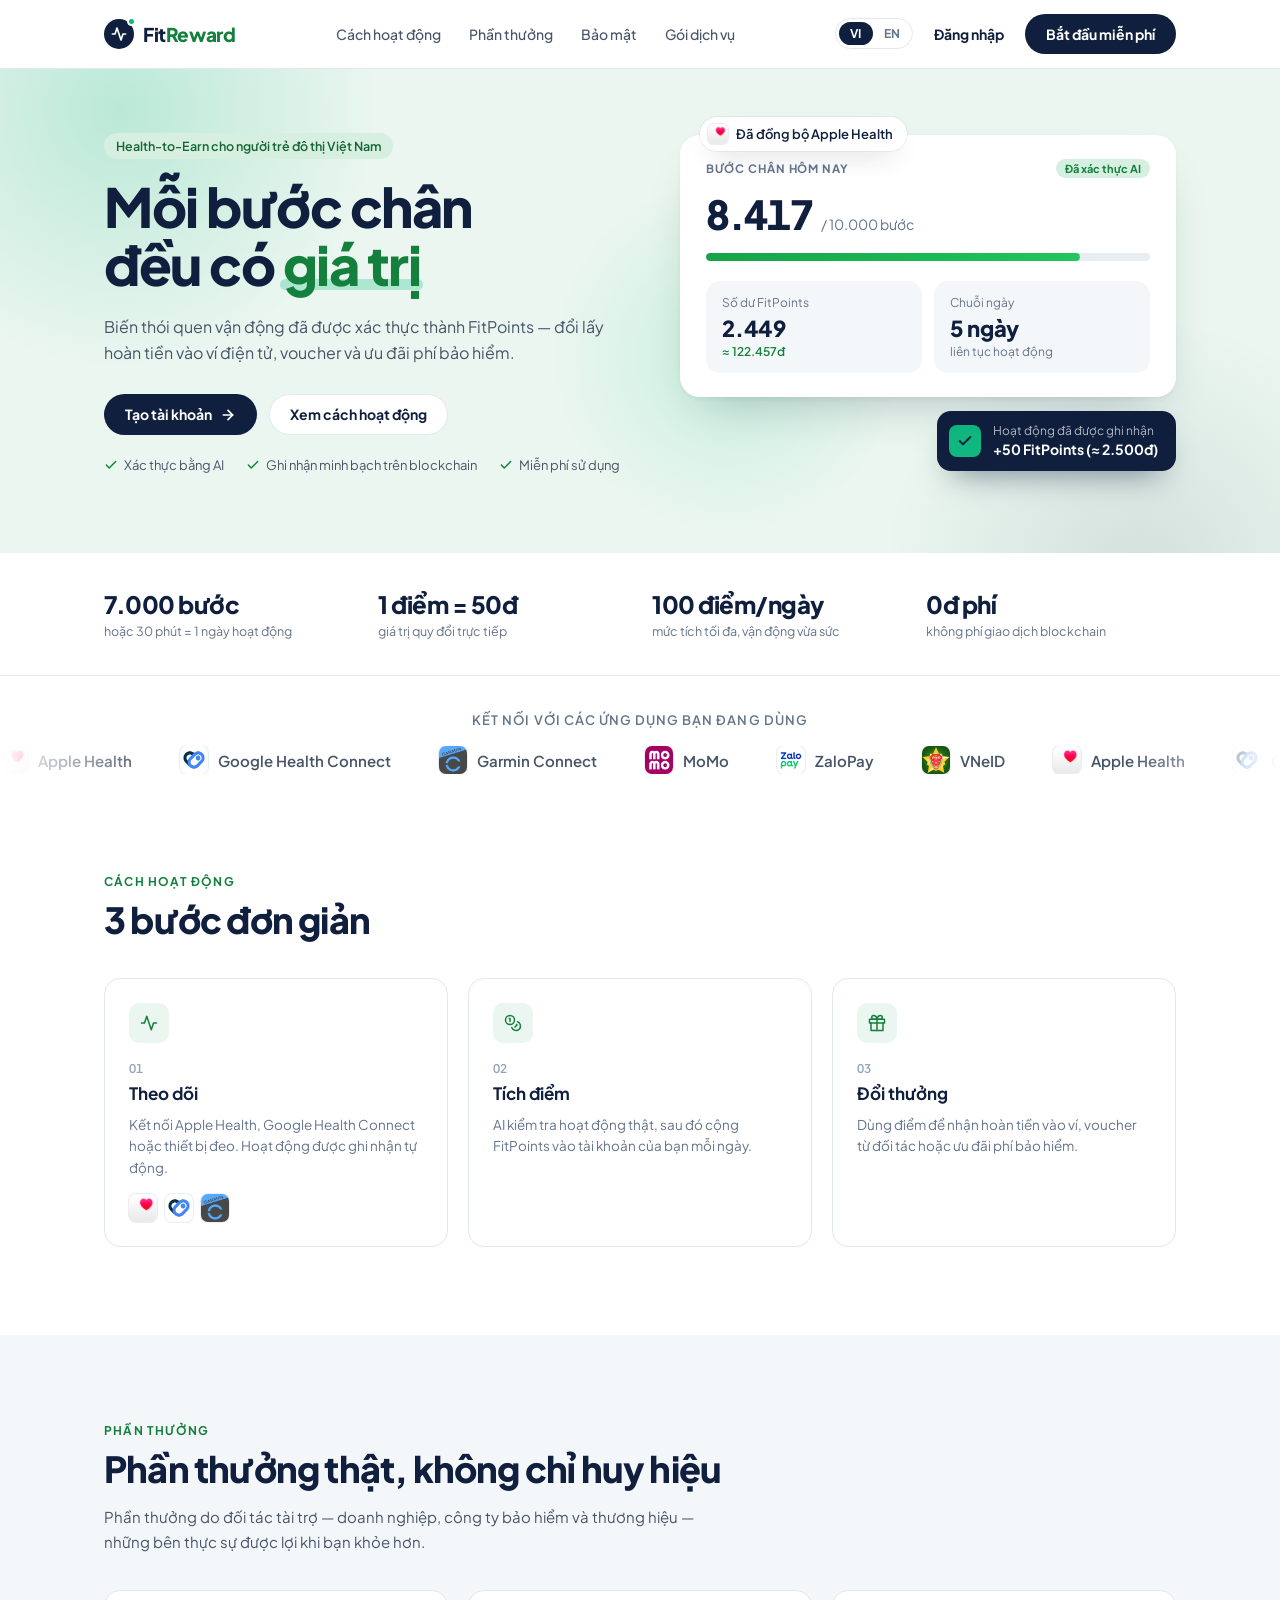
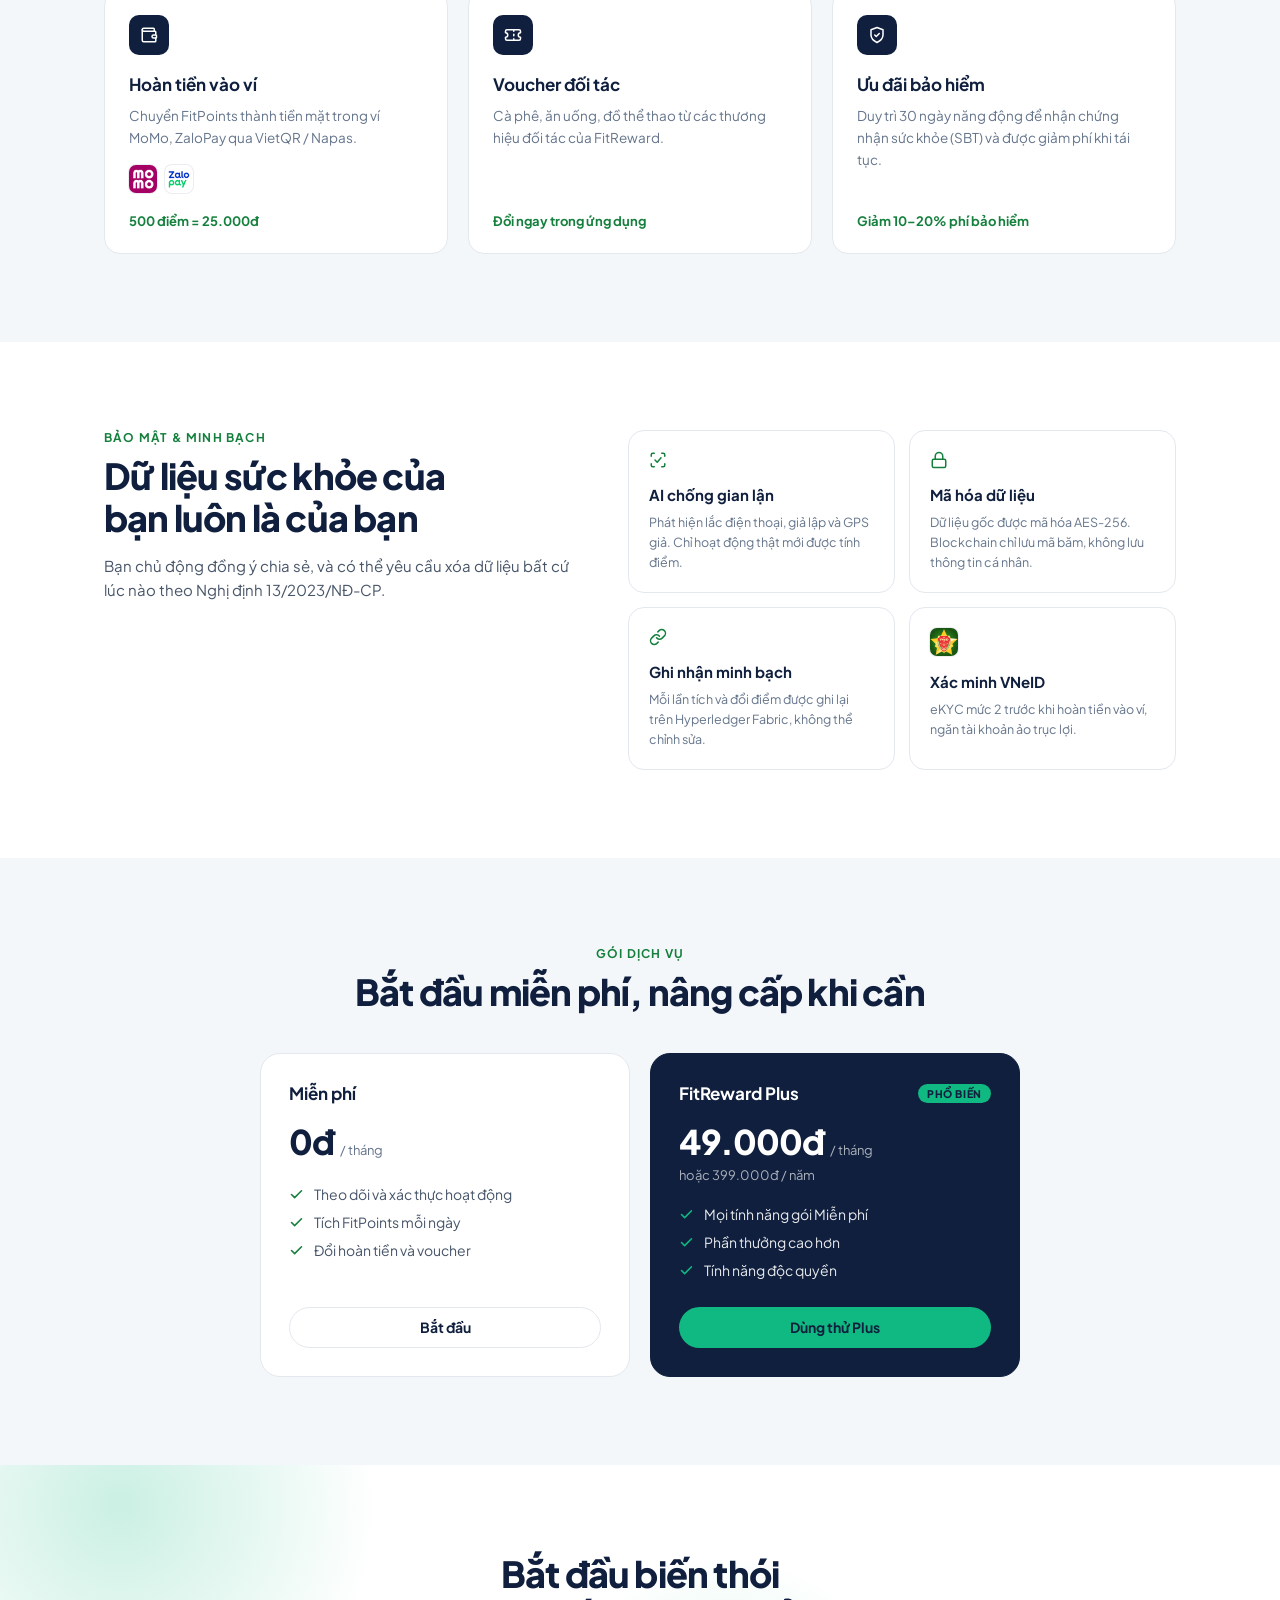
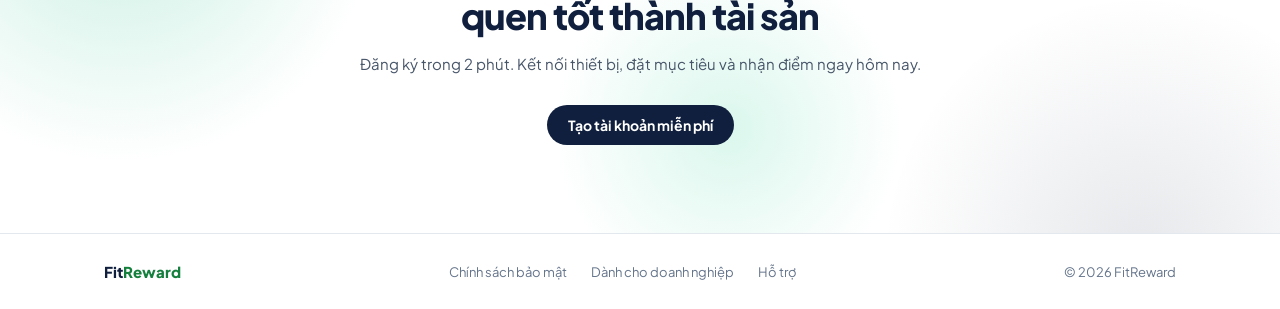
<file: index.html>
<!DOCTYPE html>
<html lang="vi">
<head>
  <meta charset="UTF-8">
  <meta name="viewport" content="width=device-width, initial-scale=1.0">
  <title>FitReward - Nền tảng Health-to-Earn</title>
  <link rel="preconnect" href="https://fonts.googleapis.com">
  <link rel="preconnect" href="https://fonts.gstatic.com" crossorigin>
  <link href="https://fonts.googleapis.com/css2?family=Plus+Jakarta+Sans:wght@400;500;600;700;800&display=swap" rel="stylesheet">
  <link rel="stylesheet" href="assets/css/base.css">
  <link rel="stylesheet" href="assets/css/landing.css">
  <script src="assets/js/store.js"></script>
</head>
<body>
  <div id="toast" class="toast is-hidden" role="status" aria-live="polite"></div>

  <div class="landing">

    <header class="lp-header">
      <div class="lp-container lp-nav">
        <a href="index.html" class="logo">
          <span class="logo-mark"><svg viewBox="0 0 24 24" width="16" height="16" fill="none" stroke="currentColor" stroke-width="2.5" stroke-linecap="round" stroke-linejoin="round"><polyline points="22 12 18 12 15 21 9 3 6 12 2 12"></polyline></svg></span>
          <span>Fit<span class="logo-accent">Reward</span></span>
        </a>

        <nav class="lp-links">
          <a href="#how" data-i18n="lp.nav.how">Cách hoạt động</a>
          <a href="#rewards" data-i18n="lp.nav.rewards">Phần thưởng</a>
          <a href="#security" data-i18n="lp.nav.security">Bảo mật</a>
          <a href="#pricing" data-i18n="lp.nav.pricing">Gói dịch vụ</a>
        </nav>

        <div class="lp-actions">
          <div class="lang-switch" role="group" data-i18n-aria-label="lang.label" aria-label="Ngôn ngữ">
            <button type="button" class="lang-btn" data-lang="vi" onclick="setLanguage('vi')">VI</button>
            <button type="button" class="lang-btn" data-lang="en" onclick="setLanguage('en')">EN</button>
          </div>
          <a href="login.html" id="lp-login-link" class="lp-btn lp-btn-ghost" data-i18n="lp.nav.login">Đăng nhập</a>
          <a href="register.html" class="lp-btn lp-btn-dark lp-nav-start" data-i18n="lp.nav.start">Bắt đầu miễn phí</a>
        </div>
      </div>
      <div class="lp-scroll-progress" aria-hidden="true"></div>
    </header>

    <main>
      <!-- HERO -->
      <section class="lp-hero">
        <div class="lp-blobs" aria-hidden="true"><span></span><span></span><span></span></div>
        <div class="lp-container lp-hero-grid">
          <div class="lp-hero-copy">
            <span class="lp-badge" data-i18n="lp.hero.badge">Health-to-Earn cho người trẻ đô thị Việt Nam</span>
            <h1 class="lp-hero-title" data-i18n-html="lp.hero.title">Mỗi bước chân<br>đều có <span class="lp-accent">giá trị</span></h1>
            <p class="lp-hero-desc" data-i18n="lp.hero.desc">Biến thói quen vận động đã được xác thực thành FitPoints — đổi lấy hoàn tiền vào ví điện tử, voucher và ưu đãi phí bảo hiểm.</p>

            <div class="lp-hero-ctas">
              <a href="register.html" class="lp-btn lp-btn-dark">
                <span data-i18n="lp.hero.ctaPrimary">Tạo tài khoản</span>
                <svg viewBox="0 0 24 24" width="16" height="16" fill="none" stroke="currentColor" stroke-width="2.5" stroke-linecap="round" stroke-linejoin="round"><line x1="5" y1="12" x2="19" y2="12"></line><polyline points="12 5 19 12 12 19"></polyline></svg>
              </a>
              <a href="#how" class="lp-btn lp-btn-light" data-i18n="lp.hero.ctaSecondary">Xem cách hoạt động</a>
            </div>

            <ul class="lp-checks">
              <li>
                <svg viewBox="0 0 24 24" width="14" height="14" fill="none" stroke="currentColor" stroke-width="2.5" stroke-linecap="round" stroke-linejoin="round"><polyline points="20 6 9 17 4 12"></polyline></svg>
                <span data-i18n="lp.hero.check1">Xác thực bằng AI</span>
              </li>
              <li>
                <svg viewBox="0 0 24 24" width="14" height="14" fill="none" stroke="currentColor" stroke-width="2.5" stroke-linecap="round" stroke-linejoin="round"><polyline points="20 6 9 17 4 12"></polyline></svg>
                <span data-i18n="lp.hero.check2">Ghi nhận minh bạch trên blockchain</span>
              </li>
              <li>
                <svg viewBox="0 0 24 24" width="14" height="14" fill="none" stroke="currentColor" stroke-width="2.5" stroke-linecap="round" stroke-linejoin="round"><polyline points="20 6 9 17 4 12"></polyline></svg>
                <span data-i18n="lp.hero.check3">Miễn phí sử dụng</span>
              </li>
            </ul>
          </div>

          <div class="lp-hero-visual">
            <div class="lp-float-chip">
              <img class="app-icon app-icon-xs" src="assets/img/apps/apple-health.png" alt="" width="20" height="20">
              <span data-i18n="lp.card.synced">Đã đồng bộ Apple Health</span>
            </div>

            <div class="lp-tilt">
            <div class="lp-stat-card">
              <div class="lp-stat-head">
                <span class="lp-overline" data-i18n="lp.card.label">Bước chân hôm nay</span>
                <span class="lp-chip" data-i18n="lp.card.verified">Đã xác thực AI</span>
              </div>
              <div class="lp-steps">
                <strong id="lp-live-steps" data-count-to="8420">8.420</strong>
                <span data-i18n="lp.card.goal">/ 10.000 bước</span>
              </div>
              <div class="lp-progress"><span id="lp-live-progress"></span></div>
              <div class="lp-mini-grid">
                <div class="lp-mini">
                  <div class="lp-mini-label" data-i18n="lp.card.balance">Số dư FitPoints</div>
                  <div class="lp-mini-value" data-count-to="2450">2.450</div>
                  <div class="lp-mini-meta lp-mini-meta-green" data-count-to="122500" data-count-format="currency" data-count-key="lp.card.balanceMeta">≈ 122.500đ</div>
                </div>
                <div class="lp-mini">
                  <div class="lp-mini-label" data-i18n="lp.card.streak">Chuỗi ngày</div>
                  <div class="lp-mini-value" data-i18n="lp.card.streakValue">5 ngày</div>
                  <div class="lp-mini-meta" data-i18n="lp.card.streakMeta">liên tục hoạt động</div>
                </div>
              </div>
            </div>
            </div>

            <div class="lp-float-toast">
              <span class="lp-float-icon">
                <svg viewBox="0 0 24 24" width="16" height="16" fill="none" stroke="currentColor" stroke-width="3" stroke-linecap="round" stroke-linejoin="round"><polyline points="20 6 9 17 4 12"></polyline></svg>
              </span>
              <div>
                <div class="lp-float-title" data-i18n="lp.card.toastTitle">Hoạt động đã được ghi nhận</div>
                <strong data-i18n="lp.card.toastValue">+50 FitPoints (≈ 2.500đ)</strong>
              </div>
            </div>
          </div>
        </div>
      </section>

      <!-- KEY NUMBERS -->
      <section class="lp-stats">
        <div class="lp-container lp-stats-grid">
          <div>
            <div class="lp-stat-value" data-count-to="7000" data-count-key="lp.stat1.value" data-count-on="view">7.000 bước</div>
            <div class="lp-stat-label" data-i18n="lp.stat1.label">hoặc 30 phút = 1 ngày hoạt động</div>
          </div>
          <div>
            <div class="lp-stat-value" data-count-to="50" data-count-format="currency" data-count-key="lp.stat2.value" data-count-on="view">1 điểm = 50đ</div>
            <div class="lp-stat-label" data-i18n="lp.stat2.label">giá trị quy đổi trực tiếp</div>
          </div>
          <div>
            <div class="lp-stat-value" data-count-to="100" data-count-key="lp.stat3.value" data-count-on="view">100 điểm/ngày</div>
            <div class="lp-stat-label" data-i18n="lp.stat3.label">mức tích tối đa, vận động vừa sức</div>
          </div>
          <div>
            <div class="lp-stat-value" data-i18n="lp.stat4.value">0đ phí</div>
            <div class="lp-stat-label" data-i18n="lp.stat4.label">không phí giao dịch blockchain</div>
          </div>
        </div>
      </section>

      <!-- APPS WE CONNECT WITH -->
      <section class="lp-logos">
        <div class="lp-container">
          <p class="lp-logos-title" data-i18n="lp.logos.title">Kết nối với các ứng dụng bạn đang dùng</p>
        </div>
        <div class="lp-marquee">
          <div class="lp-marquee-track">
              <ul class="lp-marquee-group">
                <li class="lp-marquee-item"><img class="app-icon app-icon-sm" src="assets/img/apps/apple-health.png" alt="" width="28" height="28"><span>Apple Health</span></li>
                <li class="lp-marquee-item"><img class="app-icon app-icon-sm" src="assets/img/apps/health-connect.png" alt="" width="28" height="28"><span>Google Health Connect</span></li>
                <li class="lp-marquee-item"><img class="app-icon app-icon-sm" src="assets/img/apps/garmin-connect.png" alt="" width="28" height="28"><span>Garmin Connect</span></li>
                <li class="lp-marquee-item"><img class="app-icon app-icon-sm" src="assets/img/apps/momo.png" alt="" width="28" height="28"><span>MoMo</span></li>
                <li class="lp-marquee-item"><img class="app-icon app-icon-sm" src="assets/img/apps/zalopay.png" alt="" width="28" height="28"><span>ZaloPay</span></li>
                <li class="lp-marquee-item"><img class="app-icon app-icon-sm" src="assets/img/apps/vneid.png" alt="" width="28" height="28"><span>VNeID</span></li>
              </ul>
              <ul class="lp-marquee-group" aria-hidden="true">
                <li class="lp-marquee-item"><img class="app-icon app-icon-sm" src="assets/img/apps/apple-health.png" alt="" width="28" height="28"><span>Apple Health</span></li>
                <li class="lp-marquee-item"><img class="app-icon app-icon-sm" src="assets/img/apps/health-connect.png" alt="" width="28" height="28"><span>Google Health Connect</span></li>
                <li class="lp-marquee-item"><img class="app-icon app-icon-sm" src="assets/img/apps/garmin-connect.png" alt="" width="28" height="28"><span>Garmin Connect</span></li>
                <li class="lp-marquee-item"><img class="app-icon app-icon-sm" src="assets/img/apps/momo.png" alt="" width="28" height="28"><span>MoMo</span></li>
                <li class="lp-marquee-item"><img class="app-icon app-icon-sm" src="assets/img/apps/zalopay.png" alt="" width="28" height="28"><span>ZaloPay</span></li>
                <li class="lp-marquee-item"><img class="app-icon app-icon-sm" src="assets/img/apps/vneid.png" alt="" width="28" height="28"><span>VNeID</span></li>
              </ul>
          </div>
        </div>
      </section>

      <!-- HOW IT WORKS -->
      <section class="lp-section" id="how">
        <div class="lp-container">
          <span class="lp-eyebrow" data-i18n="lp.how.eyebrow">Cách hoạt động</span>
          <h2 class="lp-h2" data-i18n="lp.how.title">3 bước đơn giản</h2>

          <div class="lp-grid-3">
            <div class="lp-card">
              <span class="lp-icon lp-icon-mint">
                <svg viewBox="0 0 24 24" width="18" height="18" fill="none" stroke="currentColor" stroke-width="2" stroke-linecap="round" stroke-linejoin="round"><polyline points="22 12 18 12 15 21 9 3 6 12 2 12"></polyline></svg>
              </span>
              <span class="lp-step-num">01</span>
              <h3 data-i18n="lp.how.step1.title">Theo dõi</h3>
              <p data-i18n="lp.how.step1.desc">Kết nối Apple Health, Google Health Connect hoặc thiết bị đeo. Hoạt động được ghi nhận tự động.</p>
              <div class="app-icon-row">
                <img class="app-icon app-icon-sm" src="assets/img/apps/apple-health.png" alt="Apple Health" title="Apple Health" width="28" height="28">
                <img class="app-icon app-icon-sm" src="assets/img/apps/health-connect.png" alt="Google Health Connect" title="Google Health Connect" width="28" height="28">
                <img class="app-icon app-icon-sm" src="assets/img/apps/garmin-connect.png" alt="Garmin Connect" title="Garmin Connect" width="28" height="28">
              </div>
            </div>
            <div class="lp-card">
              <span class="lp-icon lp-icon-mint">
                <svg viewBox="0 0 24 24" width="18" height="18" fill="none" stroke="currentColor" stroke-width="2" stroke-linecap="round" stroke-linejoin="round"><circle cx="8" cy="8" r="6"></circle><path d="M18.09 10.37A6 6 0 1 1 10.34 18"></path><path d="M7 6h1v4"></path><path d="m16.71 13.88.7.71-2.82 2.82"></path></svg>
              </span>
              <span class="lp-step-num">02</span>
              <h3 data-i18n="lp.how.step2.title">Tích điểm</h3>
              <p data-i18n="lp.how.step2.desc">AI kiểm tra hoạt động thật, sau đó cộng FitPoints vào tài khoản của bạn mỗi ngày.</p>
            </div>
            <div class="lp-card">
              <span class="lp-icon lp-icon-mint">
                <svg viewBox="0 0 24 24" width="18" height="18" fill="none" stroke="currentColor" stroke-width="2" stroke-linecap="round" stroke-linejoin="round"><polyline points="20 12 20 22 4 22 4 12"></polyline><rect x="2" y="7" width="20" height="5"></rect><line x1="12" y1="22" x2="12" y2="7"></line><path d="M12 7H7.5a2.5 2.5 0 0 1 0-5C11 2 12 7 12 7z"></path><path d="M12 7h4.5a2.5 2.5 0 0 0 0-5C13 2 12 7 12 7z"></path></svg>
              </span>
              <span class="lp-step-num">03</span>
              <h3 data-i18n="lp.how.step3.title">Đổi thưởng</h3>
              <p data-i18n="lp.how.step3.desc">Dùng điểm để nhận hoàn tiền vào ví, voucher từ đối tác hoặc ưu đãi phí bảo hiểm.</p>
            </div>
          </div>
        </div>
      </section>

      <!-- REWARDS -->
      <section class="lp-section lp-section-alt" id="rewards">
        <div class="lp-container">
          <span class="lp-eyebrow" data-i18n="lp.rewards.eyebrow">Phần thưởng</span>
          <h2 class="lp-h2" data-i18n="lp.rewards.title">Phần thưởng thật, không chỉ huy hiệu</h2>
          <p class="lp-lead" data-i18n="lp.rewards.desc">Phần thưởng do đối tác tài trợ — doanh nghiệp, công ty bảo hiểm và thương hiệu — những bên thực sự được lợi khi bạn khỏe hơn.</p>

          <div class="lp-grid-3">
            <div class="lp-card">
              <span class="lp-icon lp-icon-navy">
                <svg viewBox="0 0 24 24" width="18" height="18" fill="none" stroke="currentColor" stroke-width="2" stroke-linecap="round" stroke-linejoin="round"><path d="M19 7V4a1 1 0 0 0-1-1H5a2 2 0 0 0 0 4h15a1 1 0 0 1 1 1v4h-3a2 2 0 0 0 0 4h3a1 1 0 0 0 1-1v-2a1 1 0 0 0-1-1"></path><path d="M3 5v14a2 2 0 0 0 2 2h15a1 1 0 0 0 1-1v-4"></path></svg>
              </span>
              <h3 data-i18n="lp.rewards.r1.title">Hoàn tiền vào ví</h3>
              <p data-i18n="lp.rewards.r1.desc">Chuyển FitPoints thành tiền mặt trong ví MoMo, ZaloPay qua VietQR / Napas.</p>
              <div class="app-icon-row">
                <img class="app-icon app-icon-sm" src="assets/img/apps/momo.png" alt="MoMo" title="MoMo" width="28" height="28">
                <img class="app-icon app-icon-sm" src="assets/img/apps/zalopay.png" alt="ZaloPay" title="ZaloPay" width="28" height="28">
              </div>
              <span class="lp-card-link" data-i18n="lp.rewards.r1.meta">500 điểm = 25.000đ</span>
            </div>
            <div class="lp-card">
              <span class="lp-icon lp-icon-navy">
                <svg viewBox="0 0 24 24" width="18" height="18" fill="none" stroke="currentColor" stroke-width="2" stroke-linecap="round" stroke-linejoin="round"><path d="M2 9a3 3 0 0 1 0 6v2a2 2 0 0 0 2 2h16a2 2 0 0 0 2-2v-2a3 3 0 0 1 0-6V7a2 2 0 0 0-2-2H4a2 2 0 0 0-2 2Z"></path><path d="M13 5v2"></path><path d="M13 17v2"></path><path d="M13 11v2"></path></svg>
              </span>
              <h3 data-i18n="lp.rewards.r2.title">Voucher đối tác</h3>
              <p data-i18n="lp.rewards.r2.desc">Cà phê, ăn uống, đồ thể thao từ các thương hiệu đối tác của FitReward.</p>
              <span class="lp-card-link" data-i18n="lp.rewards.r2.meta">Đổi ngay trong ứng dụng</span>
            </div>
            <div class="lp-card">
              <span class="lp-icon lp-icon-navy">
                <svg viewBox="0 0 24 24" width="18" height="18" fill="none" stroke="currentColor" stroke-width="2" stroke-linecap="round" stroke-linejoin="round"><path d="M12 22s8-4 8-10V5l-8-3-8 3v7c0 6 8 10 8 10z"></path><polyline points="9 12 11 14 15 10"></polyline></svg>
              </span>
              <h3 data-i18n="lp.rewards.r3.title">Ưu đãi bảo hiểm</h3>
              <p data-i18n="lp.rewards.r3.desc">Duy trì 30 ngày năng động để nhận chứng nhận sức khỏe (SBT) và được giảm phí khi tái tục.</p>
              <span class="lp-card-link" data-i18n="lp.rewards.r3.meta">Giảm 10–20% phí bảo hiểm</span>
            </div>
          </div>
        </div>
      </section>

      <!-- SECURITY -->
      <section class="lp-section" id="security">
        <div class="lp-container lp-security-grid">
          <div>
            <span class="lp-eyebrow" data-i18n="lp.security.eyebrow">Bảo mật &amp; minh bạch</span>
            <h2 class="lp-h2" data-i18n="lp.security.title">Dữ liệu sức khỏe của bạn luôn là của bạn</h2>
            <p class="lp-lead" data-i18n="lp.security.desc">Bạn chủ động đồng ý chia sẻ, và có thể yêu cầu xóa dữ liệu bất cứ lúc nào theo Nghị định 13/2023/NĐ-CP.</p>
          </div>

          <div class="lp-grid-2">
            <div class="lp-card lp-card-sm">
              <span class="lp-icon-plain">
                <svg viewBox="0 0 24 24" width="18" height="18" fill="none" stroke="currentColor" stroke-width="2" stroke-linecap="round" stroke-linejoin="round"><path d="M3 7V5a2 2 0 0 1 2-2h2"></path><path d="M17 3h2a2 2 0 0 1 2 2v2"></path><path d="M21 17v2a2 2 0 0 1-2 2h-2"></path><path d="M7 21H5a2 2 0 0 1-2-2v-2"></path><polyline points="8 12 11 15 16 9"></polyline></svg>
              </span>
              <h3 data-i18n="lp.security.s1.title">AI chống gian lận</h3>
              <p data-i18n="lp.security.s1.desc">Phát hiện lắc điện thoại, giả lập và GPS giả. Chỉ hoạt động thật mới được tính điểm.</p>
            </div>
            <div class="lp-card lp-card-sm">
              <span class="lp-icon-plain">
                <svg viewBox="0 0 24 24" width="18" height="18" fill="none" stroke="currentColor" stroke-width="2" stroke-linecap="round" stroke-linejoin="round"><rect x="3" y="11" width="18" height="11" rx="2" ry="2"></rect><path d="M7 11V7a5 5 0 0 1 10 0v4"></path></svg>
              </span>
              <h3 data-i18n="lp.security.s2.title">Mã hóa dữ liệu</h3>
              <p data-i18n="lp.security.s2.desc">Dữ liệu gốc được mã hóa AES-256. Blockchain chỉ lưu mã băm, không lưu thông tin cá nhân.</p>
            </div>
            <div class="lp-card lp-card-sm">
              <span class="lp-icon-plain">
                <svg viewBox="0 0 24 24" width="18" height="18" fill="none" stroke="currentColor" stroke-width="2" stroke-linecap="round" stroke-linejoin="round"><path d="M10 13a5 5 0 0 0 7.54.54l3-3a5 5 0 0 0-7.07-7.07l-1.72 1.71"></path><path d="M14 11a5 5 0 0 0-7.54-.54l-3 3a5 5 0 0 0 7.07 7.07l1.71-1.71"></path></svg>
              </span>
              <h3 data-i18n="lp.security.s3.title">Ghi nhận minh bạch</h3>
              <p data-i18n="lp.security.s3.desc">Mỗi lần tích và đổi điểm được ghi lại trên Hyperledger Fabric, không thể chỉnh sửa.</p>
            </div>
            <div class="lp-card lp-card-sm">
              <span class="lp-icon-plain"><img class="app-icon app-icon-sm" src="assets/img/apps/vneid.png" alt="" width="28" height="28"></span>
              <h3 data-i18n="lp.security.s4.title">Xác minh VNeID</h3>
              <p data-i18n="lp.security.s4.desc">eKYC mức 2 trước khi hoàn tiền vào ví, ngăn tài khoản ảo trục lợi.</p>
            </div>
          </div>
        </div>
      </section>

      <!-- PRICING -->
      <section class="lp-section lp-section-alt" id="pricing">
        <div class="lp-container">
          <div class="lp-center">
            <span class="lp-eyebrow" data-i18n="lp.pricing.eyebrow">Gói dịch vụ</span>
            <h2 class="lp-h2" data-i18n="lp.pricing.title">Bắt đầu miễn phí, nâng cấp khi cần</h2>
          </div>

          <div class="lp-pricing-grid">
            <div class="lp-plan">
              <div class="lp-plan-head">
                <h3 data-i18n="lp.pricing.free.name">Miễn phí</h3>
              </div>
              <div class="lp-price">
                <strong data-i18n="lp.pricing.free.price">0đ</strong>
                <span data-i18n="lp.pricing.perMonth">/ tháng</span>
              </div>
              <ul class="lp-plan-list">
                <li><svg viewBox="0 0 24 24" width="15" height="15" fill="none" stroke="currentColor" stroke-width="2.5" stroke-linecap="round" stroke-linejoin="round"><polyline points="20 6 9 17 4 12"></polyline></svg><span data-i18n="lp.pricing.free.f1">Theo dõi và xác thực hoạt động</span></li>
                <li><svg viewBox="0 0 24 24" width="15" height="15" fill="none" stroke="currentColor" stroke-width="2.5" stroke-linecap="round" stroke-linejoin="round"><polyline points="20 6 9 17 4 12"></polyline></svg><span data-i18n="lp.pricing.free.f2">Tích FitPoints mỗi ngày</span></li>
                <li><svg viewBox="0 0 24 24" width="15" height="15" fill="none" stroke="currentColor" stroke-width="2.5" stroke-linecap="round" stroke-linejoin="round"><polyline points="20 6 9 17 4 12"></polyline></svg><span data-i18n="lp.pricing.free.f3">Đổi hoàn tiền và voucher</span></li>
              </ul>
              <a href="register.html" class="lp-btn lp-btn-light lp-btn-block" data-i18n="lp.pricing.free.cta">Bắt đầu</a>
            </div>

            <div class="lp-plan lp-plan-featured">
              <div class="lp-plan-head">
                <h3>FitReward Plus</h3>
                <span class="lp-plan-badge" data-i18n="lp.pricing.plus.badge">Phổ biến</span>
              </div>
              <div class="lp-price">
                <strong data-i18n="lp.pricing.plus.price">49.000đ</strong>
                <span data-i18n="lp.pricing.perMonth">/ tháng</span>
              </div>
              <div class="lp-price-alt" data-i18n="lp.pricing.plus.yearly">hoặc 399.000đ / năm</div>
              <ul class="lp-plan-list">
                <li><svg viewBox="0 0 24 24" width="15" height="15" fill="none" stroke="currentColor" stroke-width="2.5" stroke-linecap="round" stroke-linejoin="round"><polyline points="20 6 9 17 4 12"></polyline></svg><span data-i18n="lp.pricing.plus.f1">Mọi tính năng gói Miễn phí</span></li>
                <li><svg viewBox="0 0 24 24" width="15" height="15" fill="none" stroke="currentColor" stroke-width="2.5" stroke-linecap="round" stroke-linejoin="round"><polyline points="20 6 9 17 4 12"></polyline></svg><span data-i18n="lp.pricing.plus.f2">Phần thưởng cao hơn</span></li>
                <li><svg viewBox="0 0 24 24" width="15" height="15" fill="none" stroke="currentColor" stroke-width="2.5" stroke-linecap="round" stroke-linejoin="round"><polyline points="20 6 9 17 4 12"></polyline></svg><span data-i18n="lp.pricing.plus.f3">Tính năng độc quyền</span></li>
              </ul>
              <a href="register.html" class="lp-btn lp-btn-green lp-btn-block" data-i18n="lp.pricing.plus.cta">Dùng thử Plus</a>
            </div>
          </div>
        </div>
      </section>

      <!-- FINAL CTA -->
      <section class="lp-section lp-final-cta">
        <div class="lp-blobs" aria-hidden="true"><span></span><span></span><span></span></div>
        <div class="lp-container lp-center">
          <h2 class="lp-h2" data-i18n="lp.cta.title">Bắt đầu biến thói quen tốt thành tài sản</h2>
          <p class="lp-lead" data-i18n="lp.cta.desc">Đăng ký trong 2 phút. Kết nối thiết bị, đặt mục tiêu và nhận điểm ngay hôm nay.</p>
          <a href="register.html" class="lp-btn lp-btn-dark" data-i18n="lp.cta.button">Tạo tài khoản miễn phí</a>
        </div>
      </section>
    </main>

    <footer class="lp-footer">
      <div class="lp-container lp-footer-row">
        <span class="lp-footer-brand">Fit<span class="logo-accent">Reward</span></span>
        <nav class="lp-footer-links">
          <button type="button" data-soon="toast.comingSoon" data-i18n="lp.footer.privacy">Chính sách bảo mật</button>
          <button type="button" data-soon="toast.comingSoon" data-i18n="lp.footer.business">Dành cho doanh nghiệp</button>
          <button type="button" data-soon="toast.comingSoon" data-i18n="lp.footer.support">Hỗ trợ</button>
        </nav>
        <span class="lp-footer-copy">© 2026 FitReward</span>
      </div>
    </footer>
  </div>

  <script src="assets/js/locales/vi.js"></script>
  <script src="assets/js/locales/en.js"></script>
  <script src="assets/js/i18n.js"></script>
  <script src="assets/js/common.js"></script>
  <script src="assets/js/landing.js"></script>
</body>
</html>
</file>
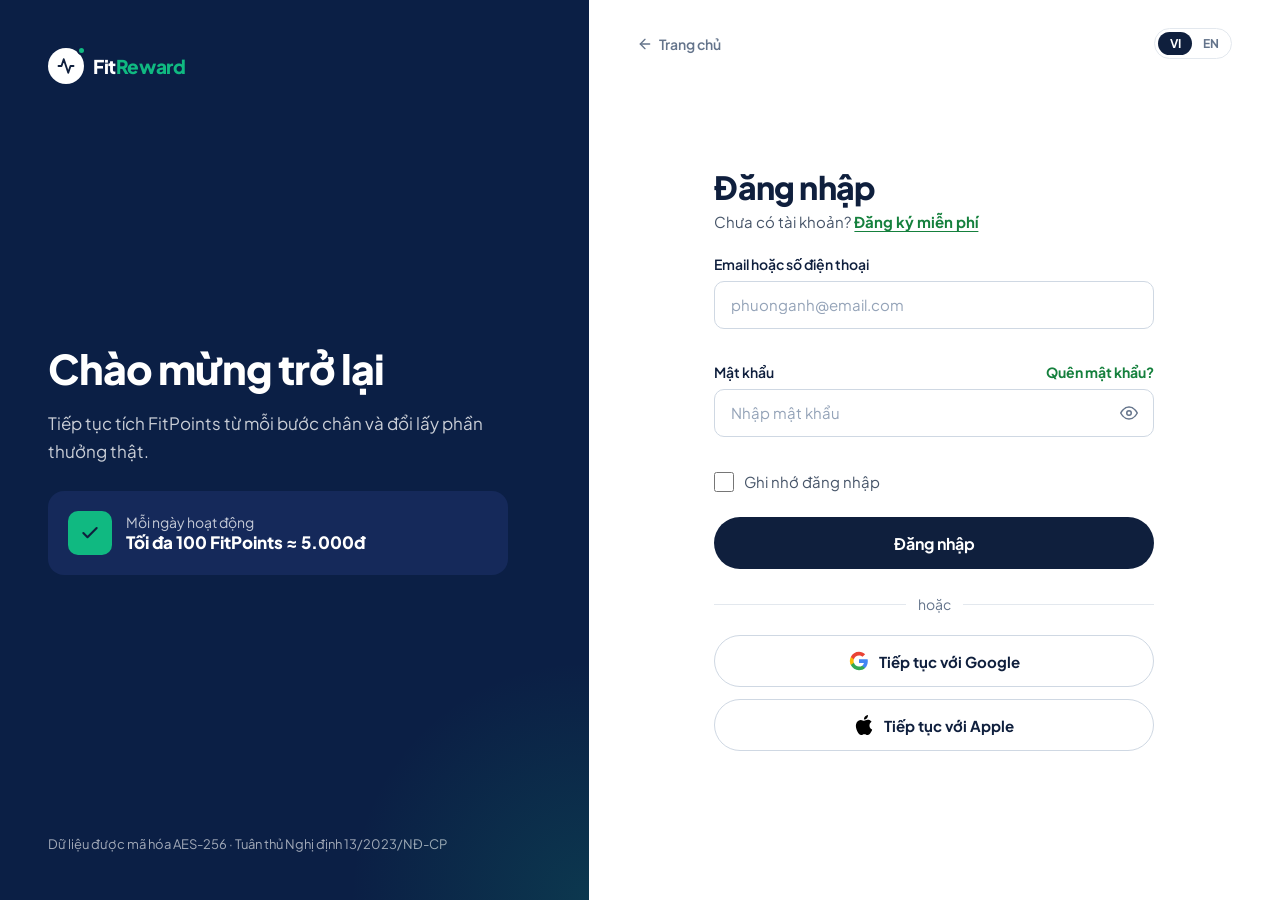
<file: dashboard.html>
<!DOCTYPE html>
<html lang="vi">
<head>
  <meta charset="UTF-8">
  <meta name="viewport" content="width=device-width, initial-scale=1.0">
  <title>Tổng quan · FitReward</title>
  <link rel="preconnect" href="https://fonts.googleapis.com">
  <link rel="preconnect" href="https://fonts.gstatic.com" crossorigin>
  <link href="https://fonts.googleapis.com/css2?family=Plus+Jakarta+Sans:wght@400;500;600;700;800&display=swap" rel="stylesheet">
  <link rel="stylesheet" href="assets/css/base.css">
  <link rel="stylesheet" href="assets/css/dashboard.css">
  <script src="assets/js/store.js"></script>
  <script>requireSession();</script>
</head>
<body data-title-key="meta.title.dashboard">
  <div id="toast" class="toast is-hidden" role="status" aria-live="polite"></div>

  <div id="app-dashboard-layout" class="app-shell">

    <!-- SIDEBAR -->
    <aside class="app-sidebar">
      <a href="index.html" class="logo sidebar-logo">
        <span class="logo-mark">
          <svg viewBox="0 0 24 24" width="16" height="16" fill="none" stroke="currentColor" stroke-width="2.5" stroke-linecap="round" stroke-linejoin="round"><polyline points="22 12 18 12 15 21 9 3 6 12 2 12"></polyline></svg>
        </span>
        <span>Fit<span class="logo-accent">Reward</span></span>
      </a>

      <nav class="sidebar-nav">
        <button type="button" class="nav-item" data-tab="overview" onclick="switchTab('overview')">
          <svg class="nav-icon" viewBox="0 0 24 24" fill="none" stroke="currentColor" stroke-width="2" stroke-linecap="round" stroke-linejoin="round"><path d="M3 9.5 12 3l9 6.5V20a1 1 0 0 1-1 1h-5v-6h-6v6H4a1 1 0 0 1-1-1z"></path></svg>
          <span data-i18n="nav.overview">Tổng quan</span>
        </button>
        <button type="button" class="nav-item" data-tab="rewards" onclick="switchTab('rewards')">
          <svg class="nav-icon" viewBox="0 0 24 24" fill="none" stroke="currentColor" stroke-width="2" stroke-linecap="round" stroke-linejoin="round"><polyline points="20 12 20 22 4 22 4 12"></polyline><rect x="2" y="7" width="20" height="5"></rect><line x1="12" y1="22" x2="12" y2="7"></line><path d="M12 7H7.5a2.5 2.5 0 0 1 0-5C11 2 12 7 12 7z"></path><path d="M12 7h4.5a2.5 2.5 0 0 0 0-5C13 2 12 7 12 7z"></path></svg>
          <span data-i18n="nav.rewards">Phần thưởng</span>
        </button>
        <button type="button" class="nav-item" data-tab="challenges" onclick="switchTab('challenges')">
          <svg class="nav-icon" viewBox="0 0 24 24" fill="none" stroke="currentColor" stroke-width="2" stroke-linecap="round" stroke-linejoin="round"><path d="M6 9H4.5a2.5 2.5 0 0 1 0-5H6"></path><path d="M18 9h1.5a2.5 2.5 0 0 0 0-5H18"></path><path d="M4 22h16"></path><path d="M10 14.66V17c0 .55-.47.98-.97 1.21C7.85 18.75 7 20.24 7 22"></path><path d="M14 14.66V17c0 .55.47.98.97 1.21C16.15 18.75 17 20.24 17 22"></path><path d="M18 2H6v7a6 6 0 0 0 12 0V2Z"></path></svg>
          <span data-i18n="nav.challenges">Thử thách</span>
        </button>
        <button type="button" class="nav-item" data-tab="profile" onclick="switchTab('profile')">
          <svg class="nav-icon" viewBox="0 0 24 24" fill="none" stroke="currentColor" stroke-width="2" stroke-linecap="round" stroke-linejoin="round"><path d="M20 21v-2a4 4 0 0 0-4-4H8a4 4 0 0 0-4 4v2"></path><circle cx="12" cy="7" r="4"></circle></svg>
          <span data-i18n="nav.profile">Hồ sơ</span>
        </button>
      </nav>

      <div class="sidebar-bottom">
        <div class="plus-card" id="sidebar-plus">
          <strong>FitReward Plus</strong>
          <p data-i18n="dash.plus.desc">Phần thưởng cao hơn và tính năng độc quyền.</p>
          <button type="button" class="pill-btn pill-btn-green pill-btn-block" data-soon="toast.comingSoon" data-i18n="dash.plus.cta">Nâng cấp – 49.000đ/tháng</button>
        </div>

        <div class="sidebar-utility">
          <button type="button" class="nav-item nav-logout" onclick="handleLogout()">
            <svg class="nav-icon" viewBox="0 0 24 24" fill="none" stroke="currentColor" stroke-width="2" stroke-linecap="round" stroke-linejoin="round"><path d="M9 21H5a2 2 0 0 1-2-2V5a2 2 0 0 1 2-2h4"></path><polyline points="16 17 21 12 16 7"></polyline><line x1="21" y1="12" x2="9" y2="12"></line></svg>
            <span data-i18n="nav.logout">Đăng xuất</span>
          </button>
          <div class="lang-switch" role="group" data-i18n-aria-label="lang.label" aria-label="Ngôn ngữ">
            <button type="button" class="lang-btn" data-lang="vi" onclick="setLanguage('vi')">VI</button>
            <button type="button" class="lang-btn" data-lang="en" onclick="setLanguage('en')">EN</button>
          </div>
        </div>
      </div>
    </aside>

    <!-- MAIN: page header + active tab, both rendered by dashboard.js -->
    <main class="app-main">
      <header class="page-head" id="page-head"></header>
      <div class="view" id="view"></div>
    </main>

    <!-- MOBILE BOTTOM NAVIGATION -->
    <nav class="mobile-bottom-nav">
      <button type="button" class="m-nav-item" data-tab="overview" onclick="switchTab('overview')">
        <svg viewBox="0 0 24 24" width="20" height="20" fill="none" stroke="currentColor" stroke-width="2" stroke-linecap="round" stroke-linejoin="round"><path d="M3 9.5 12 3l9 6.5V20a1 1 0 0 1-1 1h-5v-6h-6v6H4a1 1 0 0 1-1-1z"></path></svg>
        <span data-i18n="nav.overview">Tổng quan</span>
      </button>
      <button type="button" class="m-nav-item" data-tab="rewards" onclick="switchTab('rewards')">
        <svg viewBox="0 0 24 24" width="20" height="20" fill="none" stroke="currentColor" stroke-width="2" stroke-linecap="round" stroke-linejoin="round"><polyline points="20 12 20 22 4 22 4 12"></polyline><rect x="2" y="7" width="20" height="5"></rect><line x1="12" y1="22" x2="12" y2="7"></line><path d="M12 7H7.5a2.5 2.5 0 0 1 0-5C11 2 12 7 12 7z"></path><path d="M12 7h4.5a2.5 2.5 0 0 0 0-5C13 2 12 7 12 7z"></path></svg>
        <span data-i18n="nav.rewards">Phần thưởng</span>
      </button>
      <button type="button" class="m-nav-item" data-tab="challenges" onclick="switchTab('challenges')">
        <svg viewBox="0 0 24 24" width="20" height="20" fill="none" stroke="currentColor" stroke-width="2" stroke-linecap="round" stroke-linejoin="round"><path d="M6 9H4.5a2.5 2.5 0 0 1 0-5H6"></path><path d="M18 9h1.5a2.5 2.5 0 0 0 0-5H18"></path><path d="M4 22h16"></path><path d="M10 14.66V17c0 .55-.47.98-.97 1.21C7.85 18.75 7 20.24 7 22"></path><path d="M14 14.66V17c0 .55.47.98.97 1.21C16.15 18.75 17 20.24 17 22"></path><path d="M18 2H6v7a6 6 0 0 0 12 0V2Z"></path></svg>
        <span data-i18n="nav.challenges">Thử thách</span>
      </button>
      <button type="button" class="m-nav-item" data-tab="profile" onclick="switchTab('profile')">
        <svg viewBox="0 0 24 24" width="20" height="20" fill="none" stroke="currentColor" stroke-width="2" stroke-linecap="round" stroke-linejoin="round"><path d="M20 21v-2a4 4 0 0 0-4-4H8a4 4 0 0 0-4 4v2"></path><circle cx="12" cy="7" r="4"></circle></svg>
        <span data-i18n="nav.profile">Hồ sơ</span>
      </button>
    </nav>
  </div>

  <script src="assets/js/locales/vi.js"></script>
  <script src="assets/js/locales/en.js"></script>
  <script src="assets/js/i18n.js"></script>
  <script src="assets/js/common.js"></script>
  <script src="assets/js/dashboard.js"></script>
</body>
</html>
</file>
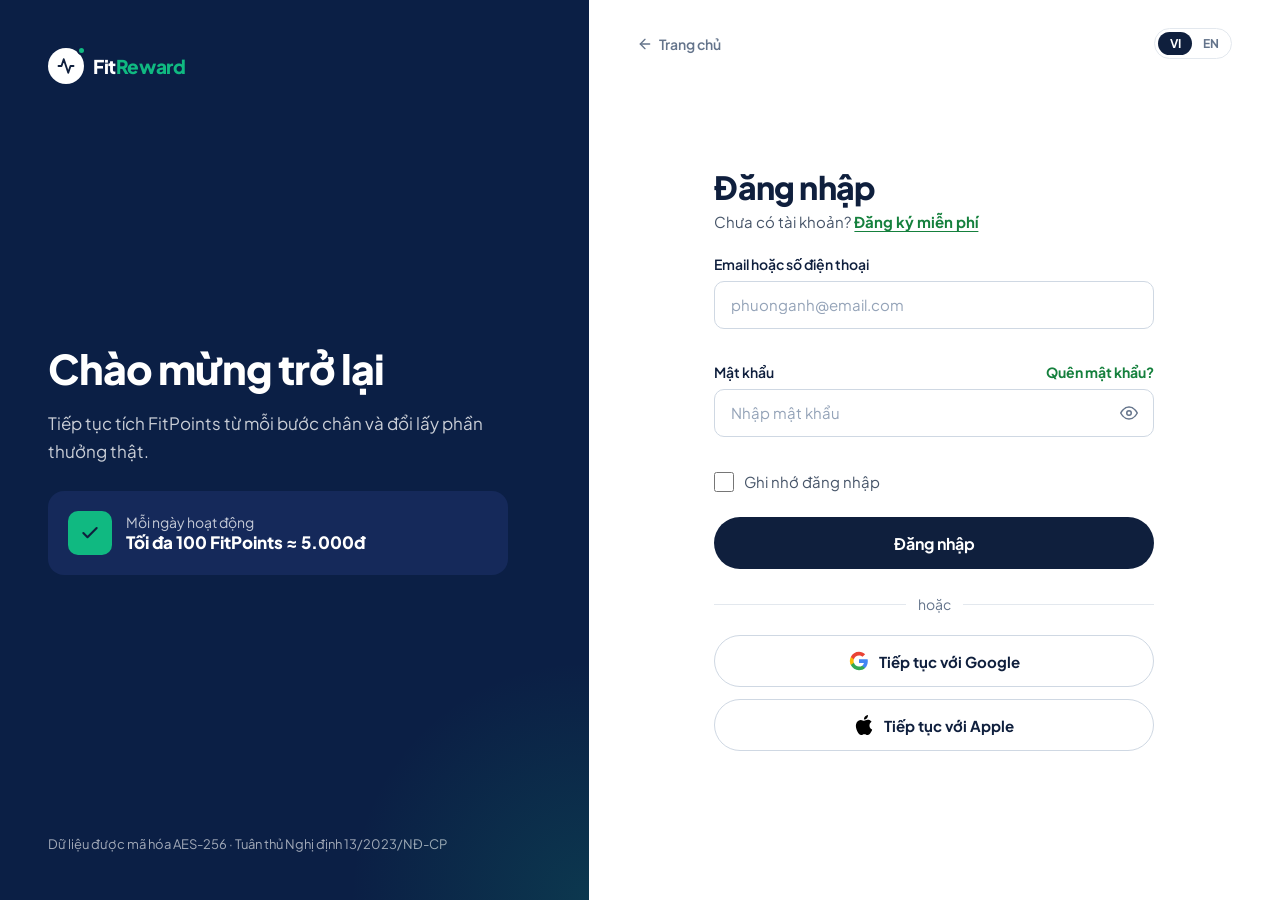
<file: login.html>
<!DOCTYPE html>
<html lang="vi">
<head>
  <meta charset="UTF-8">
  <meta name="viewport" content="width=device-width, initial-scale=1.0">
  <title>Đăng nhập · FitReward</title>
  <link rel="preconnect" href="https://fonts.googleapis.com">
  <link rel="preconnect" href="https://fonts.gstatic.com" crossorigin>
  <link href="https://fonts.googleapis.com/css2?family=Plus+Jakarta+Sans:wght@400;500;600;700;800&display=swap" rel="stylesheet">
  <link rel="stylesheet" href="assets/css/base.css">
  <link rel="stylesheet" href="assets/css/auth.css">
  <script src="assets/js/store.js"></script>
  <script>redirectIfLoggedIn();</script>
</head>
<body data-title-key="meta.title.login">
  <div id="toast" class="toast is-hidden" role="status" aria-live="polite"></div>

  <div class="auth-layout">

    <!-- LEFT: navy story panel -->
    <aside class="auth-aside">
      <a href="index.html" class="logo logo--light">
        <span class="logo-mark">
          <svg viewBox="0 0 24 24" width="18" height="18" fill="none" stroke="currentColor" stroke-width="2.5" stroke-linecap="round" stroke-linejoin="round"><polyline points="22 12 18 12 15 21 9 3 6 12 2 12"></polyline></svg>
        </span>
        <span>Fit<span class="logo-accent">Reward</span></span>
      </a>

      <div class="auth-aside-body">
        <h2 class="auth-aside-title" data-i18n="auth.aside.login.title">Chào mừng trở lại</h2>
        <p class="auth-aside-desc" data-i18n="auth.aside.login.desc">Tiếp tục tích FitPoints từ mỗi bước chân và đổi lấy phần thưởng thật.</p>
        <div class="auth-highlight">
          <span class="auth-highlight-icon">
            <svg viewBox="0 0 24 24" width="20" height="20" fill="none" stroke="currentColor" stroke-width="2.5" stroke-linecap="round" stroke-linejoin="round"><polyline points="20 6 9 17 4 12"></polyline></svg>
          </span>
          <div>
            <span class="auth-highlight-label" data-i18n="auth.aside.login.cardLabel">Mỗi ngày hoạt động</span>
            <strong data-i18n="auth.aside.login.cardValue">Tối đa 100 FitPoints ≈ 5.000đ</strong>
          </div>
        </div>
      </div>

      <p class="auth-aside-note" data-i18n="auth.aside.login.note">Dữ liệu được mã hóa AES-256 · Tuân thủ Nghị định 13/2023/NĐ-CP</p>
    </aside>

    <!-- RIGHT: login form -->
    <main class="auth-main">
      <div class="auth-topbar">
        <a href="index.html" class="auth-back">
          <svg viewBox="0 0 24 24" width="16" height="16" fill="none" stroke="currentColor" stroke-width="2" stroke-linecap="round" stroke-linejoin="round"><line x1="19" y1="12" x2="5" y2="12"></line><polyline points="12 19 5 12 12 5"></polyline></svg>
          <span data-i18n="auth.backHome">Trang chủ</span>
        </a>
        <div class="lang-switch" role="group" data-i18n-aria-label="lang.label" aria-label="Ngôn ngữ">
          <button type="button" class="lang-btn" data-lang="vi" onclick="setLanguage('vi')">VI</button>
          <button type="button" class="lang-btn" data-lang="en" onclick="setLanguage('en')">EN</button>
        </div>
      </div>

      <div class="auth-form-wrap">
        <div id="screen-login" class="auth-panel active">
          <h1 class="auth-title" data-i18n="auth.login.title">Đăng nhập</h1>
          <p class="auth-switch">
            <span data-i18n="auth.login.noAccount">Chưa có tài khoản?</span>
            <a href="register.html" class="auth-link" data-i18n="auth.login.signupLink">Đăng ký miễn phí</a>
          </p>

          <form id="login-form" novalidate onsubmit="handleLogin(event)">
            <div class="field">
              <label for="login-identifier" class="field-label" data-i18n="auth.field.emailOrPhone">Email hoặc số điện thoại</label>
              <input type="text" id="login-identifier" class="field-input" placeholder="phuonganh@email.com" autocomplete="username" inputmode="email">
              <span class="error-text" id="login-identifier-error"></span>
            </div>

            <div class="field">
              <div class="field-label-row">
                <label for="login-password" class="field-label" data-i18n="auth.field.password">Mật khẩu</label>
                <a href="#" class="auth-link auth-link-plain" data-soon="toast.comingSoon" data-i18n="auth.login.forgot">Quên mật khẩu?</a>
              </div>
              <div class="field-control">
                <input type="password" id="login-password" class="field-input" placeholder="Nhập mật khẩu" data-i18n-placeholder="auth.field.passwordPlaceholder" autocomplete="current-password">
                <button type="button" class="eye-toggle-btn" aria-label="Hiển thị mật khẩu" data-i18n-aria-label="aria.showPassword" onclick="togglePasswordVisibility('login-password', this)">
                  <svg class="eye-svg" viewBox="0 0 24 24" fill="none" stroke="currentColor" stroke-width="2">
                    <path d="M1 12s4-8 11-8 11 8 11 8-4 8-11 8-11-8-11-8z"></path>
                    <circle cx="12" cy="12" r="3"></circle>
                  </svg>
                </button>
              </div>
              <span class="error-text" id="login-password-error"></span>
            </div>

            <label class="check">
              <input type="checkbox" id="login-remember">
              <span data-i18n="auth.login.remember">Ghi nhớ đăng nhập</span>
            </label>

            <button type="submit" class="auth-btn auth-btn-primary" data-i18n="auth.login.submit">Đăng nhập</button>
          </form>

          <div class="auth-divider"><span data-i18n="auth.or">hoặc</span></div>

          <div class="auth-social">
            <button type="button" class="auth-btn auth-btn-outline" data-soon="toast.googleSoon">
              <img src="assets/img/apps/google.svg" alt="" width="20" height="20">
              <span data-i18n="auth.social.google">Tiếp tục với Google</span>
            </button>
            <button type="button" class="auth-btn auth-btn-outline" data-soon="toast.appleSoon">
              <img src="assets/img/apps/apple.svg" alt="" width="20" height="20">
              <span data-i18n="auth.social.apple">Tiếp tục với Apple</span>
            </button>
          </div>
        </div>
      </div>
    </main>
  </div>

  <script src="assets/js/locales/vi.js"></script>
  <script src="assets/js/locales/en.js"></script>
  <script src="assets/js/i18n.js"></script>
  <script src="assets/js/common.js"></script>
  <script src="assets/js/auth.js"></script>
  <script src="assets/js/login.js"></script>
</body>
</html>
</file>
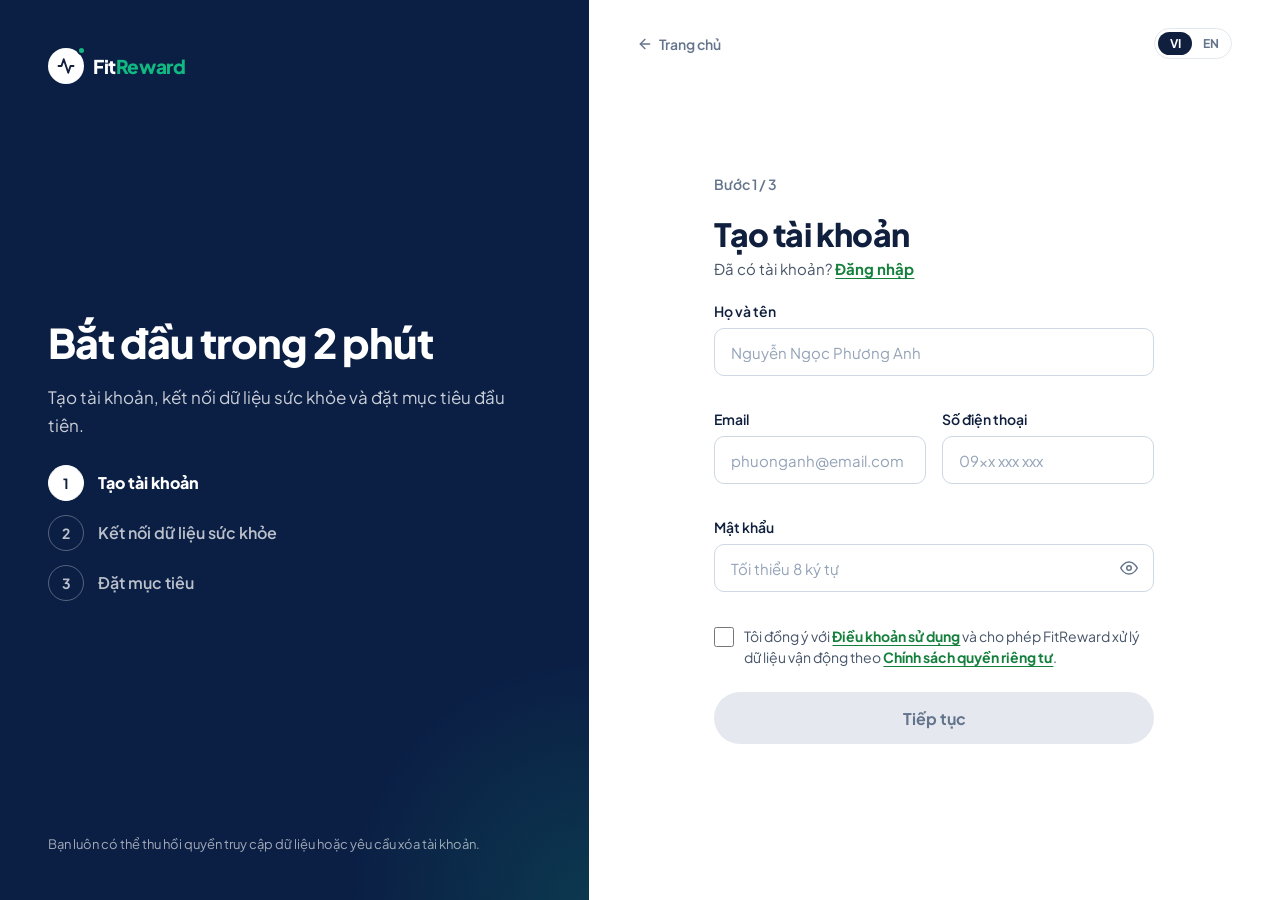
<file: register.html>
<!DOCTYPE html>
<html lang="vi">
<head>
  <meta charset="UTF-8">
  <meta name="viewport" content="width=device-width, initial-scale=1.0">
  <title>Tạo tài khoản · FitReward</title>
  <link rel="preconnect" href="https://fonts.googleapis.com">
  <link rel="preconnect" href="https://fonts.gstatic.com" crossorigin>
  <link href="https://fonts.googleapis.com/css2?family=Plus+Jakarta+Sans:wght@400;500;600;700;800&display=swap" rel="stylesheet">
  <link rel="stylesheet" href="assets/css/base.css">
  <link rel="stylesheet" href="assets/css/auth.css">
  <script src="assets/js/store.js"></script>
  <script>redirectIfLoggedIn();</script>
</head>
<body data-title-key="meta.title.register">
  <div id="toast" class="toast is-hidden" role="status" aria-live="polite"></div>

  <div class="auth-layout">

    <!-- LEFT: navy story panel with onboarding progress -->
    <aside class="auth-aside">
      <a href="index.html" class="logo logo--light">
        <span class="logo-mark">
          <svg viewBox="0 0 24 24" width="18" height="18" fill="none" stroke="currentColor" stroke-width="2.5" stroke-linecap="round" stroke-linejoin="round"><polyline points="22 12 18 12 15 21 9 3 6 12 2 12"></polyline></svg>
        </span>
        <span>Fit<span class="logo-accent">Reward</span></span>
      </a>

      <div class="auth-aside-body">
        <h2 class="auth-aside-title" data-i18n="auth.aside.signup.title">Bắt đầu trong 2 phút</h2>
        <p class="auth-aside-desc" data-i18n="auth.aside.signup.desc">Tạo tài khoản, kết nối dữ liệu sức khỏe và đặt mục tiêu đầu tiên.</p>
        <ol class="auth-steps">
          <li class="auth-step is-active" data-step="1" aria-current="step">
            <span class="auth-step-num">
              <span class="auth-step-digit">1</span>
              <svg class="auth-step-check" viewBox="0 0 24 24" width="16" height="16" fill="none" stroke="currentColor" stroke-width="3" stroke-linecap="round" stroke-linejoin="round"><polyline points="20 6 9 17 4 12"></polyline></svg>
            </span>
            <span data-i18n="auth.steps.account">Tạo tài khoản</span>
          </li>
          <li class="auth-step" data-step="2">
            <span class="auth-step-num">
              <span class="auth-step-digit">2</span>
              <svg class="auth-step-check" viewBox="0 0 24 24" width="16" height="16" fill="none" stroke="currentColor" stroke-width="3" stroke-linecap="round" stroke-linejoin="round"><polyline points="20 6 9 17 4 12"></polyline></svg>
            </span>
            <span data-i18n="auth.steps.connect">Kết nối dữ liệu sức khỏe</span>
          </li>
          <li class="auth-step" data-step="3">
            <span class="auth-step-num">
              <span class="auth-step-digit">3</span>
              <svg class="auth-step-check" viewBox="0 0 24 24" width="16" height="16" fill="none" stroke="currentColor" stroke-width="3" stroke-linecap="round" stroke-linejoin="round"><polyline points="20 6 9 17 4 12"></polyline></svg>
            </span>
            <span data-i18n="auth.steps.goal">Đặt mục tiêu</span>
          </li>
        </ol>
      </div>

      <p class="auth-aside-note" data-i18n="auth.aside.signup.note">Bạn luôn có thể thu hồi quyền truy cập dữ liệu hoặc yêu cầu xóa tài khoản.</p>
    </aside>

    <!-- RIGHT: onboarding steps -->
    <main class="auth-main">
      <div class="auth-topbar">
        <a href="index.html" class="auth-back">
          <svg viewBox="0 0 24 24" width="16" height="16" fill="none" stroke="currentColor" stroke-width="2" stroke-linecap="round" stroke-linejoin="round"><line x1="19" y1="12" x2="5" y2="12"></line><polyline points="12 19 5 12 12 5"></polyline></svg>
          <span data-i18n="auth.backHome">Trang chủ</span>
        </a>
        <div class="lang-switch" role="group" data-i18n-aria-label="lang.label" aria-label="Ngôn ngữ">
          <button type="button" class="lang-btn" data-lang="vi" onclick="setLanguage('vi')">VI</button>
          <button type="button" class="lang-btn" data-lang="en" onclick="setLanguage('en')">EN</button>
        </div>
      </div>

      <div class="auth-form-wrap">

        <!-- STEP 1: CREATE ACCOUNT -->
        <div id="screen-register" class="auth-panel active" data-step="1">
          <span class="auth-step-label" data-i18n="auth.stepOf" data-i18n-params='{"n":1}'>Bước 1 / 3</span>
          <h1 class="auth-title" data-i18n="auth.register.title">Tạo tài khoản</h1>
          <p class="auth-switch">
            <span data-i18n="auth.register.haveAccount">Đã có tài khoản?</span>
            <a href="login.html" class="auth-link" data-i18n="auth.register.loginLink">Đăng nhập</a>
          </p>

          <form id="register-form" novalidate onsubmit="handleRegister(event)">
            <div class="field">
              <label for="reg-name" class="field-label" data-i18n="auth.field.name">Họ và tên</label>
              <input type="text" id="reg-name" class="field-input" placeholder="Nguyễn Ngọc Phương Anh" data-i18n-placeholder="auth.field.namePlaceholder" autocomplete="name">
              <span class="error-text" id="reg-name-error"></span>
            </div>

            <div class="field-row">
              <div class="field">
                <label for="reg-email" class="field-label" data-i18n="auth.field.email">Email</label>
                <input type="email" id="reg-email" class="field-input" placeholder="phuonganh@email.com" autocomplete="email">
                <span class="error-text" id="reg-email-error"></span>
              </div>
              <div class="field">
                <label for="reg-phone" class="field-label" data-i18n="auth.field.phone">Số điện thoại</label>
                <input type="tel" id="reg-phone" class="field-input" placeholder="09xx xxx xxx" autocomplete="tel" inputmode="tel">
                <span class="error-text" id="reg-phone-error"></span>
              </div>
            </div>

            <div class="field">
              <label for="reg-password" class="field-label" data-i18n="auth.field.password">Mật khẩu</label>
              <div class="field-control">
                <input type="password" id="reg-password" class="field-input" placeholder="Tối thiểu 8 ký tự" data-i18n-placeholder="auth.field.passwordNewPlaceholder" autocomplete="new-password">
                <button type="button" class="eye-toggle-btn" aria-label="Hiển thị mật khẩu" data-i18n-aria-label="aria.showPassword" onclick="togglePasswordVisibility('reg-password', this)">
                  <svg class="eye-svg" viewBox="0 0 24 24" fill="none" stroke="currentColor" stroke-width="2">
                    <path d="M1 12s4-8 11-8 11 8 11 8-4 8-11 8-11-8-11-8z"></path>
                    <circle cx="12" cy="12" r="3"></circle>
                  </svg>
                </button>
              </div>
              <span class="error-text" id="reg-password-error"></span>
            </div>

            <label class="check check-terms">
              <input type="checkbox" id="reg-terms" onchange="updateRegisterSubmitState()">
              <span data-i18n-html="auth.register.terms">Tôi đồng ý với <a href="#" class="auth-link" data-legal-link>Điều khoản sử dụng</a> và cho phép FitReward xử lý dữ liệu vận động theo <a href="#" class="auth-link" data-legal-link>Chính sách quyền riêng tư</a>.</span>
            </label>

            <button type="submit" id="reg-submit" class="auth-btn auth-btn-primary" data-i18n="auth.register.submit" disabled>Tiếp tục</button>
          </form>
        </div>

        <!-- STEP 2: CONNECT HEALTH DATA -->
        <div id="screen-connect-health" class="auth-panel" data-step="2">
          <span class="auth-step-label" data-i18n="auth.stepOf" data-i18n-params='{"n":2}'>Bước 2 / 3</span>
          <h1 class="auth-title" data-i18n="auth.connect.title">Kết nối dữ liệu sức khỏe</h1>
          <p class="auth-desc" data-i18n="auth.connect.desc">Chọn thiết bị hoặc ứng dụng thể chất để hệ thống tự động ghi nhận hoạt động.</p>

          <div class="health-options">
            <div class="device-item" id="device-row-apple">
              <img class="app-icon" src="assets/img/apps/apple-health.png" alt="" width="40" height="40">
              <div class="d-text">
                <div class="d-title">Apple Health</div>
                <div class="d-meta" id="status-apple" data-i18n="device.status.notConnected">Chưa kết nối</div>
              </div>
              <button type="button" class="btn-d-connect" id="btn-device-apple" onclick="handleToggleDevice('apple', 'Apple Health')" data-i18n="device.btn.connect">Kết nối</button>
            </div>

            <div class="device-item" id="device-row-google">
              <img class="app-icon" src="assets/img/apps/health-connect.png" alt="" width="40" height="40">
              <div class="d-text">
                <div class="d-title">Google Health Connect</div>
                <div class="d-meta" id="status-google" data-i18n="device.status.notConnected">Chưa kết nối</div>
              </div>
              <button type="button" class="btn-d-connect" id="btn-device-google" onclick="handleToggleDevice('google', 'Google Health Connect')" data-i18n="device.btn.connect">Kết nối</button>
            </div>

            <div class="device-item" id="device-row-garmin">
              <img class="app-icon" src="assets/img/apps/garmin-connect.png" alt="" width="40" height="40">
              <div class="d-text">
                <div class="d-title">Garmin Connect</div>
                <div class="d-meta" id="status-garmin" data-i18n="device.status.notConnected">Chưa kết nối</div>
              </div>
              <button type="button" class="btn-d-connect" id="btn-device-garmin" onclick="handleToggleDevice('garmin', 'Garmin Connect')" data-i18n="device.btn.connect">Kết nối</button>
            </div>

            <div class="device-item" id="device-row-other">
              <div class="d-icon other-bg">
                <svg viewBox="0 0 24 24" width="18" height="18" fill="none" stroke="currentColor" stroke-width="2"><rect x="6" y="2" width="12" height="20" rx="3"></rect><circle cx="12" cy="14" r="4"></circle></svg>
              </div>
              <div class="d-text">
                <div class="d-title" data-i18n="device.other">Thiết bị đeo khác</div>
                <div class="d-meta" id="status-other" data-i18n="device.status.notConnected">Chưa kết nối</div>
              </div>
              <button type="button" class="btn-d-connect" id="btn-device-other" onclick="handleToggleDevice('other', t('device.other'))" data-i18n="device.btn.connect">Kết nối</button>
            </div>
          </div>

          <div class="privacy-note-clean">
            <svg viewBox="0 0 24 24" width="14" height="14" fill="none" stroke="currentColor" stroke-width="2"><rect x="3" y="11" width="18" height="11" rx="2" ry="2"></rect><path d="M7 11V7a5 5 0 0 1 10 0v4"></path></svg>
            <span data-i18n="auth.connect.privacy">Dữ liệu sức khỏe được mã hóa AES-256 và chỉ truy cập khi có sự đồng ý của bạn.</span>
          </div>

          <button type="button" class="auth-btn auth-btn-primary" onclick="showStep(3)" data-i18n="auth.connect.continue">Tiếp tục</button>
          <button type="button" class="auth-btn auth-btn-ghost" onclick="showStep(3)" data-i18n="auth.connect.skip">Để sau</button>
        </div>

        <!-- STEP 3: DAILY GOAL -->
        <div id="screen-goal" class="auth-panel" data-step="3">
          <span class="auth-step-label" data-i18n="auth.stepOf" data-i18n-params='{"n":3}'>Bước 3 / 3</span>
          <h1 class="auth-title" data-i18n="auth.goal.title">Đặt mục tiêu</h1>
          <p class="auth-desc" data-i18n="auth.goal.desc">Chọn số bước chân mỗi ngày. Bạn có thể thay đổi bất cứ lúc nào.</p>

          <form id="goal-form" onsubmit="handleSetGoal(event)">
            <div class="goal-options" role="radiogroup">
              <label class="goal-option">
                <input type="radio" name="daily-goal" value="5000">
                <span class="goal-radio"></span>
                <span class="goal-body">
                  <strong data-i18n="auth.goal.light.value">5.000 bước</strong>
                  <span data-i18n="auth.goal.light.desc">Nhẹ nhàng — dễ bắt đầu</span>
                </span>
              </label>
              <label class="goal-option">
                <input type="radio" name="daily-goal" value="7000" checked>
                <span class="goal-radio"></span>
                <span class="goal-body">
                  <strong data-i18n="auth.goal.balanced.value">7.000 bước</strong>
                  <span data-i18n="auth.goal.balanced.desc">Cân bằng — mức khuyến nghị cho người trưởng thành</span>
                </span>
                <span class="goal-badge" data-i18n="auth.goal.recommended">Khuyến nghị</span>
              </label>
              <label class="goal-option">
                <input type="radio" name="daily-goal" value="10000">
                <span class="goal-radio"></span>
                <span class="goal-body">
                  <strong data-i18n="auth.goal.active.value">10.000 bước</strong>
                  <span data-i18n="auth.goal.active.desc">Năng động — tích điểm nhanh hơn</span>
                </span>
              </label>
            </div>

            <button type="submit" class="auth-btn auth-btn-primary" data-i18n="auth.goal.submit">Hoàn tất</button>
          </form>
        </div>

      </div>
    </main>
  </div>

  <script src="assets/js/locales/vi.js"></script>
  <script src="assets/js/locales/en.js"></script>
  <script src="assets/js/i18n.js"></script>
  <script src="assets/js/common.js"></script>
  <script src="assets/js/auth.js"></script>
  <script src="assets/js/register.js"></script>
</body>
</html>
</file>
<file: assets/css/base.css>
/* ==========================================================================
   FITREWARD - BASE: design tokens, reset and shared components
   Palette: navy + green (see landing / auth designs)
   ========================================================================== */

:root {
  /* Brand palette */
  --color-navy: #0f1f3d;
  --color-navy-hover: #1b2f57;
  --color-navy-deep: #0b1f45;        /* auth side panel */
  --color-navy-raised: #15295a;      /* cards on navy */
  --color-navy-soft: #eef2f8;
  --color-green: #10b981;            /* bright accent: badges, icons on navy */
  --color-green-hover: #34d399;
  --color-green-strong: #15803d;     /* accessible green for text & links on white */
  --color-mint: #eaf6ef;
  --color-mint-strong: #d6efe0;
  --color-mint-border: #bfe6cf;

  /* Semantic aliases */
  --color-primary: var(--color-navy);
  --color-primary-hover: var(--color-navy-hover);
  --color-primary-light: var(--color-navy-soft);
  --color-accent: var(--color-green-strong);
  --color-accent-light: var(--color-mint);
  --color-accent-border: var(--color-mint-border);

  --color-success: #10b981;
  --color-success-light: #ecfdf5;
  --color-success-border: #a7f3d0;

  --color-amber: #f59e0b;
  --color-amber-light: #fffbeb;

  --color-danger: #ef4444;
  --color-danger-light: #fef2f2;

  --color-bg-page: #f4f7fa;
  --color-bg-card: #ffffff;
  --color-sidebar: #ffffff;

  --color-text-main: #0f1f3d;
  --color-text-secondary: #475569;
  --color-text-muted: #64748b;
  --color-text-dim: #94a3b8;

  --color-border: #e3e8ee;
  --color-border-card: #e5e9ef;
  --color-border-input: #cfd8e3;

  --radius-sm: 6px;
  --radius-md: 10px;
  --radius-lg: 14px;
  --radius-xl: 16px;

  --shadow-sm: 0 1px 2px 0 rgba(15, 31, 61, 0.05);
  --shadow-card: 0 1px 3px 0 rgba(15, 31, 61, 0.05), 0 1px 2px -1px rgba(15, 31, 61, 0.05);
  --shadow-hover: 0 8px 20px -8px rgba(15, 31, 61, 0.18), 0 2px 4px -2px rgba(15, 31, 61, 0.05);

  /* Motion */
  --ease-out: cubic-bezier(0.23, 1, 0.32, 1);
  --ease-in-out: cubic-bezier(0.77, 0, 0.175, 1);
}

/* Base reset */
*, *::before, *::after {
  box-sizing: border-box;
  margin: 0;
  padding: 0;
}

html, body {
  width: 100%;
  min-height: 100%;
  font-family: 'Plus Jakarta Sans', -apple-system, BlinkMacSystemFont, sans-serif;
  background-color: var(--color-bg-page);
  color: var(--color-text-main);
  -webkit-font-smoothing: antialiased;
}

html {
  scroll-behavior: smooth;
}

.hidden {
  display: none !important;
}

/* ==========================================================================
   SHARED COMPONENTS
   ========================================================================== */

/* Logo: navy mark on light backgrounds, .logo--light on navy */
.logo {
  display: inline-flex;
  align-items: center;
  gap: 9px;
  font-size: 19px;
  font-weight: 800;
  letter-spacing: -0.4px;
  color: var(--color-navy);
  text-decoration: none;
  cursor: pointer;
  user-select: none;
  flex-shrink: 0;
}

.logo-mark {
  position: relative;
  width: 30px;
  height: 30px;
  border-radius: 50%;
  background: var(--color-navy);
  color: #ffffff;
  display: flex;
  align-items: center;
  justify-content: center;
  flex-shrink: 0;
}

.logo-mark::after {
  content: '';
  position: absolute;
  top: -2px;
  right: -2px;
  width: 9px;
  height: 9px;
  border-radius: 50%;
  background: var(--color-green);
  border: 2px solid var(--logo-ring, #ffffff);
}

.logo-accent {
  color: var(--color-green-strong);
}

.logo--light {
  --logo-ring: var(--color-navy-deep);
  color: #ffffff;
}

.logo--light .logo-mark {
  width: 36px;
  height: 36px;
  background: #ffffff;
  color: var(--color-navy);
}

.logo--light .logo-accent {
  color: var(--color-green);
}

/* Language switcher */
.lang-switch {
  display: inline-flex;
  align-items: center;
  gap: 2px;
  padding: 3px;
  background: #ffffff;
  border: 1px solid var(--color-border);
  border-radius: 999px;
  flex-shrink: 0;
}

.lang-btn {
  min-width: 34px;
  padding: 4px 9px;
  border: none;
  border-radius: 999px;
  background: none;
  font-family: inherit;
  font-size: 12px;
  font-weight: 700;
  color: var(--color-text-muted);
  cursor: pointer;
  transition: background-color 0.2s ease, color 0.2s ease;
}

.lang-btn:hover {
  color: var(--color-text-main);
}

.lang-btn.active {
  background: var(--color-navy);
  color: #ffffff;
}

/* Real app icons (assets/img/apps): MoMo, ZaloPay, VNeID, Apple Health, Health Connect, Garmin Connect */
.app-icon {
  width: 40px;
  height: 40px;
  border-radius: 10px;
  object-fit: cover;
  flex-shrink: 0;
  background: #ffffff;
  box-shadow: 0 0 0 1px rgba(15, 31, 61, 0.08);
}

.app-icon-sm {
  width: 28px;
  height: 28px;
  border-radius: 7px;
}

.app-icon-xs {
  width: 20px;
  height: 20px;
  border-radius: 5px;
}

/* Two overlapping app icons, e.g. "MoMo or ZaloPay" */
.app-icon-pair {
  position: relative;
  display: inline-flex;
  flex-shrink: 0;
}

.app-icon-pair .app-icon + .app-icon {
  margin-left: -14px;
  box-shadow: 0 0 0 2px #ffffff;
}

/* Row of small app icons under a landing card */
.app-icon-row {
  display: flex;
  gap: 8px;
  margin-top: 16px;
}

/* Health device rows (register step 2 + dashboard profile) */
.health-options {
  display: flex;
  flex-direction: column;
  gap: 10px;
  margin-bottom: 16px;
}

.device-item {
  display: flex;
  align-items: center;
  gap: 12px;
  background: #ffffff;
  border: 1px solid var(--color-border-input);
  border-radius: var(--radius-lg);
  padding: 12px 14px;
  transition: background-color 0.25s ease, border-color 0.25s ease;
}

.device-item.connected {
  border-color: var(--color-mint-border);
  background: var(--color-mint);
}

.d-icon {
  width: 34px;
  height: 34px;
  border-radius: 9px;
  display: flex;
  align-items: center;
  justify-content: center;
  flex-shrink: 0;
}

.apple-bg { background: var(--color-navy); color: #fff; }
.google-bg { background: #e0f2fe; color: #0284c7; }
.garmin-bg { background: #dbeafe; color: #2563eb; }
.other-bg { background: #f3e8ff; color: #9333ea; }

.d-text { flex: 1; min-width: 0; }
.d-title { font-size: 14px; font-weight: 700; color: var(--color-text-main); }
.d-meta { font-size: 12px; color: var(--color-text-dim); transition: color 0.25s ease; }
.device-item.connected .d-meta { color: var(--color-green-strong); font-weight: 600; }

.btn-d-connect {
  background: #ffffff;
  color: var(--color-navy);
  border: 1px solid var(--color-border-input);
  border-radius: 999px;
  padding: 6px 14px;
  font-size: 12.5px;
  font-weight: 700;
  font-family: inherit;
  cursor: pointer;
  transition: background-color 0.2s ease, color 0.2s ease, border-color 0.2s ease, transform 0.12s var(--ease-out);
}

.btn-d-connect:active {
  transform: scale(0.97);
}

.device-item.connected .btn-d-connect {
  background: var(--color-green);
  color: var(--color-navy);
  border-color: var(--color-green);
}

/* Toast notification */
.toast {
  position: fixed;
  top: 24px;
  left: 50%;
  transform: translateX(-50%);
  padding: 10px 20px;
  border-radius: 20px;
  font-size: 13px;
  font-weight: 600;
  z-index: 99999;
  transition: opacity 0.25s var(--ease-out), transform 0.25s var(--ease-out);
  box-shadow: 0 10px 25px rgba(15, 31, 61, 0.2);
}

.toast.is-hidden {
  opacity: 0;
  transform: translate(-50%, -12px);
  pointer-events: none;
}

.toast.success { background: var(--color-green); color: var(--color-navy); }
.toast.error { background: var(--color-danger); color: #ffffff; }
.toast.info { background: var(--color-navy); color: #ffffff; }

/* ==========================================================================
   MOTION PRIMITIVES
   ========================================================================== */
@keyframes fade-in {
  from { opacity: 0; }
}

@keyframes fade-up {
  from { opacity: 0; transform: translateY(14px); }
}

@keyframes fade-up-sm {
  from { opacity: 0; transform: translateY(6px); }
}

@keyframes pop-in {
  from { opacity: 0; transform: translateY(8px) scale(0.96); }
}

@keyframes grow-x {
  from { transform: scaleX(0); }
}

@keyframes grow-y {
  from { transform: scaleY(0); }
}

@keyframes shake {
  20% { transform: translateX(-4px); }
  40% { transform: translateX(4px); }
  60% { transform: translateX(-2px); }
  80% { transform: translateX(2px); }
}

/* Cross-page fade between index / login / register / dashboard (supported browsers) */
@view-transition {
  navigation: auto;
}

::view-transition-old(root),
::view-transition-new(root) {
  animation-duration: 220ms;
  animation-timing-function: var(--ease-out);
}

@media (prefers-reduced-motion: reduce) {
  html {
    scroll-behavior: auto;
  }
  ::view-transition-old(root),
  ::view-transition-new(root) {
    animation: none;
  }
}
</file>
<file: assets/css/landing.css>
/* ==========================================================================
   FITREWARD - LANDING PAGE (index.html)
   ========================================================================== */
.landing {
  --lp-navy: var(--color-navy);
  --lp-navy-hover: var(--color-navy-hover);
  --lp-green: var(--color-green-strong);
  --lp-green-bright: var(--color-green);
  --lp-mint: var(--color-mint);
  --lp-mint-strong: var(--color-mint-strong);
  --lp-surface: var(--color-bg-page);
  --lp-border: var(--color-border);
  --lp-text: var(--color-text-secondary);
  --lp-muted: var(--color-text-muted);

  background: #ffffff;
  color: var(--lp-navy);
}

.lp-container {
  width: 100%;
  max-width: 1120px;
  margin: 0 auto;
  padding: 0 24px;
}

.lp-center {
  text-align: center;
}

.lp-center .lp-h2,
.lp-center .lp-lead {
  margin-left: auto;
  margin-right: auto;
}

/* Header */
.lp-header {
  position: sticky;
  top: 0;
  z-index: 50;
  background: rgba(255, 255, 255, 0.92);
  backdrop-filter: blur(10px);
  -webkit-backdrop-filter: blur(10px);
  border-bottom: 1px solid var(--lp-border);
  transition: box-shadow 0.25s ease;
}

.lp-header.is-scrolled {
  box-shadow: 0 8px 24px -16px rgba(15, 31, 61, 0.35);
}

.lp-nav {
  height: 68px;
  display: flex;
  align-items: center;
  justify-content: space-between;
  gap: 24px;
}




.lp-links {
  display: flex;
  gap: 28px;
}

.lp-links a {
  font-size: 14px;
  font-weight: 500;
  color: var(--lp-text);
  text-decoration: none;
  transition: color 0.15s ease;
}

.lp-links a:hover {
  color: var(--lp-navy);
}

.lp-actions {
  display: flex;
  align-items: center;
  gap: 12px;
}

/* Buttons */
.lp-btn {
  display: inline-flex;
  align-items: center;
  justify-content: center;
  gap: 8px;
  padding: 11px 20px;
  border: 1px solid transparent;
  border-radius: 999px;
  font-family: inherit;
  font-size: 14px;
  font-weight: 700;
  line-height: 1.2;
  text-decoration: none;
  white-space: nowrap;
  cursor: pointer;
  transition: background-color 0.2s ease, border-color 0.2s ease, color 0.2s ease, transform 0.16s var(--ease-out);
}

.lp-btn:active {
  transform: scale(0.97);
}

.lp-btn-dark {
  background: var(--lp-navy);
  color: #ffffff;
}

.lp-btn-dark:hover {
  background: var(--lp-navy-hover);
}

.lp-btn-light {
  background: #ffffff;
  color: var(--lp-navy);
  border-color: var(--lp-border);
}

.lp-btn-light:hover {
  border-color: #c4ccd6;
}

.lp-btn-ghost {
  background: none;
  color: var(--lp-navy);
  padding-left: 8px;
  padding-right: 8px;
}

.lp-btn-ghost:hover {
  color: var(--lp-green);
}

.lp-btn-green {
  background: var(--lp-green-bright);
  color: var(--lp-navy);
}

.lp-btn-green:hover {
  background: #34d399;
}

.lp-btn-block {
  width: 100%;
}

/* Hero */
.lp-hero {
  position: relative;
  overflow: hidden;
  isolation: isolate;
  background: var(--lp-mint);
  padding: 64px 0 80px;
}

.lp-hero-grid {
  display: grid;
  grid-template-columns: 1.05fr 1fr;
  gap: 56px;
  align-items: center;
}

.lp-badge {
  display: inline-block;
  padding: 5px 12px;
  margin-bottom: 18px;
  border-radius: 999px;
  background: var(--lp-mint-strong);
  color: #166534;
  font-size: 12.5px;
  font-weight: 600;
}

.lp-hero-title {
  font-size: clamp(36px, 5vw, 54px);
  font-weight: 800;
  line-height: 1.08;
  letter-spacing: -1.5px;
  color: var(--lp-navy);
  margin-bottom: 20px;
  text-wrap: balance;
}

.lp-accent {
  color: var(--lp-green);
}

.lp-hero-desc {
  max-width: 520px;
  font-size: 16px;
  line-height: 1.65;
  color: var(--lp-text);
  margin-bottom: 28px;
}

.lp-hero-ctas {
  display: flex;
  flex-wrap: wrap;
  gap: 12px;
  margin-bottom: 22px;
}

.lp-checks {
  display: flex;
  flex-wrap: wrap;
  gap: 8px 22px;
  list-style: none;
  font-size: 13px;
  color: var(--lp-text);
}

.lp-checks li {
  display: inline-flex;
  align-items: center;
  gap: 6px;
}

.lp-checks svg {
  color: var(--lp-green);
  flex-shrink: 0;
}

/* Hero visual: today's steps card */
.lp-hero-visual {
  position: relative;
  display: flex;
  flex-direction: column;
  align-items: flex-end;
  gap: 14px;
}

/* Wrapper rotated by landing.js on pointer move */
.lp-tilt {
  width: 100%;
  max-width: 500px;
  transform-style: preserve-3d;
}

.lp-stat-card {
  width: 100%;
  max-width: 500px;
  background: #ffffff;
  border-radius: 20px;
  padding: 24px 26px;
  box-shadow: 0 24px 48px -24px rgba(15, 31, 61, 0.28), 0 2px 6px rgba(15, 31, 61, 0.05);
}

.lp-stat-head {
  display: flex;
  justify-content: space-between;
  align-items: center;
  gap: 12px;
  margin-bottom: 10px;
}

.lp-overline {
  font-size: 11.5px;
  font-weight: 700;
  letter-spacing: 0.08em;
  text-transform: uppercase;
  color: var(--lp-muted);
}

.lp-chip {
  padding: 3px 9px;
  border-radius: 999px;
  background: var(--lp-mint-strong);
  color: var(--lp-green);
  font-size: 11px;
  font-weight: 700;
  white-space: nowrap;
}

.lp-steps {
  display: flex;
  align-items: baseline;
  gap: 8px;
  margin-bottom: 14px;
}

.lp-steps strong {
  font-size: 40px;
  font-weight: 800;
  letter-spacing: -1px;
  color: var(--lp-navy);
  font-variant-numeric: tabular-nums;
}

.lp-steps span {
  font-size: 14px;
  color: var(--lp-muted);
}

.lp-progress {
  height: 8px;
  background: #e8edf2;
  border-radius: 999px;
  overflow: hidden;
  margin-bottom: 20px;
}

.lp-progress span {
  display: block;
  width: 100%;
  height: 100%;
  border-radius: 999px;
  background: linear-gradient(90deg, #16a34a, #22c55e);
  transform: scaleX(var(--p, 0.842));
  transform-origin: left center;
  transition: transform 0.6s var(--ease-out);
}

.lp-mini-grid {
  display: grid;
  grid-template-columns: 1fr 1fr;
  gap: 12px;
}

.lp-mini {
  background: var(--lp-surface);
  border-radius: 14px;
  padding: 14px 16px;
}

.lp-mini-label {
  font-size: 12px;
  color: var(--lp-muted);
  margin-bottom: 4px;
}

.lp-mini-value {
  font-size: 22px;
  font-weight: 800;
  color: var(--lp-navy);
  letter-spacing: -0.4px;
}

.lp-mini-meta {
  font-size: 12px;
  color: var(--lp-muted);
  margin-top: 2px;
}

.lp-mini-meta-green {
  color: var(--lp-green);
  font-weight: 600;
}

.lp-float-toast {
  display: flex;
  align-items: center;
  gap: 12px;
  padding: 12px 18px 12px 12px;
  border-radius: 14px;
  background: var(--lp-navy);
  color: #ffffff;
  box-shadow: 0 16px 32px -16px rgba(15, 31, 61, 0.6);
}

.lp-float-icon {
  width: 32px;
  height: 32px;
  border-radius: 8px;
  background: var(--lp-green-bright);
  color: var(--lp-navy);
  display: flex;
  align-items: center;
  justify-content: center;
  flex-shrink: 0;
}

.lp-float-title {
  font-size: 12px;
  color: rgba(255, 255, 255, 0.7);
}

.lp-float-toast strong {
  font-size: 14px;
  font-weight: 700;
}

/* Key numbers strip */
.lp-stats {
  padding: 36px 0;
  border-bottom: 1px solid var(--lp-border);
}

.lp-stats-grid {
  display: grid;
  grid-template-columns: repeat(4, 1fr);
  gap: 24px;
}

.lp-stat-value {
  font-size: 24px;
  font-weight: 800;
  letter-spacing: -0.5px;
  color: var(--lp-navy);
}

.lp-stat-label {
  font-size: 12.5px;
  color: var(--lp-muted);
  margin-top: 4px;
}

/* Sections */
.lp-section {
  padding: 88px 0;
  scroll-margin-top: 68px;
}

.lp-section-alt {
  background: var(--lp-surface);
}

.lp-eyebrow {
  display: block;
  font-size: 12px;
  font-weight: 700;
  letter-spacing: 0.1em;
  text-transform: uppercase;
  color: var(--lp-green);
  margin-bottom: 10px;
}

.lp-h2 {
  max-width: 620px;
  font-size: clamp(28px, 3.4vw, 36px);
  font-weight: 800;
  line-height: 1.18;
  letter-spacing: -0.8px;
  color: var(--lp-navy);
  text-wrap: balance;
}

.lp-lead {
  max-width: 600px;
  font-size: 15px;
  line-height: 1.65;
  color: var(--lp-text);
  margin-top: 14px;
}

.lp-grid-3 {
  display: grid;
  grid-template-columns: repeat(3, 1fr);
  gap: 20px;
  margin-top: 36px;
}

.lp-card {
  display: flex;
  flex-direction: column;
  background: #ffffff;
  border: 1px solid var(--lp-border);
  border-radius: 16px;
  padding: 24px;
  transition: translate 0.25s var(--ease-out), box-shadow 0.25s ease, border-color 0.25s ease;
}

@media (hover: hover) and (pointer: fine) {
  .lp-card:hover {
    translate: 0 -3px;
    border-color: #d3dbe5;
    box-shadow: var(--shadow-hover);
  }
}

.lp-card h3 {
  font-size: 17px;
  font-weight: 700;
  color: var(--lp-navy);
  margin-bottom: 10px;
}

.lp-card p {
  font-size: 13.5px;
  line-height: 1.6;
  color: var(--lp-muted);
}

.lp-icon {
  width: 40px;
  height: 40px;
  border-radius: 10px;
  display: flex;
  align-items: center;
  justify-content: center;
  margin-bottom: 18px;
}

.lp-icon-mint {
  background: var(--lp-mint);
  color: var(--lp-green);
}

.lp-icon-navy {
  background: var(--lp-navy);
  color: #ffffff;
}

.lp-icon-plain {
  display: block;
  color: var(--lp-green);
  margin-bottom: 12px;
}

.lp-step-num {
  font-size: 12px;
  font-weight: 600;
  color: #94a3b8;
  margin-bottom: 6px;
  font-variant-numeric: tabular-nums;
}

.lp-card-link {
  margin-top: auto;
  padding-top: 20px;
  font-size: 13px;
  font-weight: 700;
  color: var(--lp-green);
}

/* Security */
.lp-security-grid {
  display: grid;
  grid-template-columns: 1fr 1.15fr;
  gap: 48px;
  align-items: start;
}

.lp-grid-2 {
  display: grid;
  grid-template-columns: 1fr 1fr;
  gap: 14px;
}

.lp-card-sm {
  padding: 20px;
}

.lp-card-sm h3 {
  font-size: 15px;
  margin-bottom: 8px;
}

.lp-card-sm p {
  font-size: 12.5px;
}

/* Pricing */
.lp-pricing-grid {
  display: grid;
  grid-template-columns: 1fr 1fr;
  gap: 20px;
  max-width: 760px;
  margin: 40px auto 0;
}

.lp-plan {
  display: flex;
  flex-direction: column;
  background: #ffffff;
  border: 1px solid var(--lp-border);
  border-radius: 20px;
  padding: 28px;
}

.lp-plan-featured {
  background: var(--lp-navy);
  border-color: var(--lp-navy);
  color: #ffffff;
}

.lp-plan-head {
  display: flex;
  justify-content: space-between;
  align-items: center;
  gap: 12px;
}

.lp-plan-head h3 {
  font-size: 17px;
  font-weight: 700;
}

.lp-plan-badge {
  padding: 3px 9px;
  border-radius: 999px;
  background: var(--lp-green-bright);
  color: var(--lp-navy);
  font-size: 10.5px;
  font-weight: 800;
  letter-spacing: 0.06em;
  text-transform: uppercase;
}

.lp-price {
  display: flex;
  align-items: baseline;
  gap: 6px;
  margin-top: 16px;
}

.lp-price strong {
  font-size: 34px;
  font-weight: 800;
  letter-spacing: -1px;
}

.lp-price span {
  font-size: 13px;
  color: var(--lp-muted);
}

.lp-plan-featured .lp-price span,
.lp-price-alt {
  color: rgba(255, 255, 255, 0.65);
}

.lp-price-alt {
  font-size: 13px;
  margin-top: 4px;
}

.lp-plan-list {
  list-style: none;
  display: flex;
  flex-direction: column;
  gap: 10px;
  margin: 22px 0 28px;
  font-size: 14px;
  color: var(--lp-text);
}

.lp-plan-featured .lp-plan-list {
  color: rgba(255, 255, 255, 0.9);
}

.lp-plan-list li {
  display: flex;
  align-items: center;
  gap: 10px;
}

.lp-plan-list svg {
  color: var(--lp-green);
  flex-shrink: 0;
}

.lp-plan-featured .lp-plan-list svg {
  color: var(--lp-green-bright);
}

.lp-plan .lp-btn-block {
  margin-top: auto;
}

/* Final CTA */
.lp-final-cta {
  position: relative;
  overflow: hidden;
  isolation: isolate;
}

.lp-final-cta .lp-lead {
  margin-bottom: 28px;
}

/* Footer */
.lp-footer {
  border-top: 1px solid var(--lp-border);
  padding: 28px 0;
}

.lp-footer-row {
  display: flex;
  align-items: center;
  justify-content: space-between;
  gap: 16px 24px;
  flex-wrap: wrap;
}

.lp-footer-brand {
  font-size: 15px;
  font-weight: 800;
  color: var(--lp-navy);
}

.lp-footer-links {
  display: flex;
  flex-wrap: wrap;
  gap: 8px 24px;
}

.lp-footer-links button {
  background: none;
  border: none;
  padding: 0;
  font-family: inherit;
  font-size: 13px;
  color: var(--lp-muted);
  cursor: pointer;
}

.lp-footer-links button:hover {
  color: var(--lp-navy);
}

.lp-footer-copy {
  font-size: 13px;
  color: var(--lp-muted);
}

/* Landing responsive */
@media (max-width: 960px) {
  .lp-links {
    display: none;
  }
  .lp-hero-grid,
  .lp-security-grid {
    grid-template-columns: 1fr;
    gap: 40px;
  }
  .lp-hero-visual {
    align-items: stretch;
  }
  .lp-stat-card,
  .lp-tilt {
    max-width: none;
  }
  .lp-float-toast {
    align-self: flex-end;
  }
}

@media (max-width: 768px) {
  .lp-section {
    padding: 64px 0;
  }
  .lp-grid-3,
  .lp-pricing-grid {
    grid-template-columns: 1fr;
  }
  .lp-stats-grid {
    grid-template-columns: 1fr 1fr;
    gap: 24px 16px;
  }
  .lp-footer-row {
    flex-direction: column;
    text-align: center;
  }
  .lp-footer-links {
    justify-content: center;
  }
}

@media (max-width: 560px) {
  .lp-container {
    padding: 0 16px;
  }
  .lp-nav-start {
    display: none;
  }
  .lp-actions {
    gap: 6px;
  }
  .lp-hero {
    padding: 44px 0 56px;
  }
  .lp-hero-ctas .lp-btn {
    flex: 1 1 100%;
  }
  .lp-steps strong {
    font-size: 34px;
  }
  .lp-stat-card {
    padding: 20px;
  }
  .lp-grid-2 {
    grid-template-columns: 1fr;
  }
}

/* ==========================================================================
   LANDING MOTION
   Marketing surface, seen occasionally: entrance, count-ups, live hero card,
   ambient background, logo marquee and one-shot scroll reveal.
   ========================================================================== */

/* Hero copy: staggered entrance */
.lp-hero-copy > * {
  animation: fade-up 0.6s var(--ease-out) backwards;
}

.lp-hero-copy > :nth-child(2) { animation-delay: 60ms; }
.lp-hero-copy > :nth-child(3) { animation-delay: 120ms; }
.lp-hero-copy > :nth-child(4) { animation-delay: 180ms; }
.lp-hero-copy > :nth-child(5) { animation-delay: 240ms; }

/* Hero card, progress fill and the "activity recorded" toast arrive in sequence */
.lp-stat-card {
  animation: fade-up 0.7s var(--ease-out) 0.15s backwards;
}

.lp-progress span {
  transform-origin: left center;
  animation: grow-x 1s var(--ease-out) 0.5s backwards;
}

.lp-float-toast {
  animation: pop-in 0.5s var(--ease-out) 0.9s backwards, lp-float 6s ease-in-out 1.6s infinite;
}

@keyframes lp-float {
  50% { transform: translateY(-6px); }
}

/* Scroll reveal (classes added by landing.js; content stays visible without JS) */
.js-reveal .reveal {
  opacity: 0;
  transform: translateY(16px);
  transition:
    opacity 0.6s var(--ease-out) calc(var(--reveal-i, 0) * 70ms),
    transform 0.6s var(--ease-out) calc(var(--reveal-i, 0) * 70ms),
    translate 0.25s var(--ease-out),
    box-shadow 0.25s ease,
    border-color 0.25s ease;
}

.js-reveal .reveal.is-visible {
  opacity: 1;
  transform: none;
}


/* ---------- Scroll progress under the sticky header (scroll-driven where supported) ---------- */
.lp-scroll-progress {
  position: absolute;
  left: 0;
  right: 0;
  bottom: -1px;
  height: 2px;
  background: var(--lp-green-bright);
  transform: scaleX(0);
  transform-origin: left center;
  pointer-events: none;
}

@supports (animation-timeline: scroll()) {
  .lp-scroll-progress {
    animation: lp-scroll-progress linear both;
    animation-timeline: scroll(root);
  }
}

@keyframes lp-scroll-progress {
  to { transform: scaleX(1); }
}

/* ---------- Hero accent: highlighter stroke draws under "giá trị" ---------- */
.lp-accent {
  position: relative;
  display: inline-block;
  z-index: 0;
}

.lp-accent::after {
  content: '';
  position: absolute;
  left: -2%;
  right: -2%;
  bottom: 0.06em;
  height: 0.22em;
  border-radius: 999px;
  background: rgba(16, 185, 129, 0.28);
  z-index: -1;
  transform-origin: left center;
  animation: grow-x 0.8s var(--ease-out) 0.75s backwards;
}

/* ---------- Drifting background blobs (hero + final CTA) ---------- */
.lp-blobs {
  position: absolute;
  inset: 0;
  z-index: -1;
  pointer-events: none;
}

.lp-blobs span {
  position: absolute;
  width: 560px;
  height: 560px;
  border-radius: 50%;
  background: radial-gradient(circle, rgba(16, 185, 129, 0.22), transparent 65%);
  animation: lp-drift 18s ease-in-out infinite alternate;
}

.lp-blobs span:nth-child(1) {
  top: -240px;
  left: -160px;
}

.lp-blobs span:nth-child(2) {
  right: -140px;
  bottom: -300px;
  background: radial-gradient(circle, rgba(15, 31, 61, 0.1), transparent 65%);
  animation-duration: 23s;
  animation-delay: -7s;
}

.lp-blobs span:nth-child(3) {
  top: 20%;
  left: 42%;
  width: 380px;
  height: 380px;
  background: radial-gradient(circle, rgba(52, 211, 153, 0.18), transparent 65%);
  animation-duration: 27s;
  animation-delay: -13s;
}

@keyframes lp-drift {
  0% { transform: translate(0, 0) scale(1); }
  50% { transform: translate(70px, 40px) scale(1.12); }
  100% { transform: translate(-40px, 60px) scale(0.95); }
}

/* ---------- Floating "synced" chip beside the hero card ---------- */
.lp-float-chip {
  position: absolute;
  top: -18px;
  left: 4%;
  z-index: 2;
  display: inline-flex;
  align-items: center;
  gap: 8px;
  padding: 7px 14px 7px 8px;
  border-radius: 999px;
  background: #ffffff;
  box-shadow: 0 12px 28px -14px rgba(15, 31, 61, 0.45), 0 0 0 1px rgba(15, 31, 61, 0.05);
  font-size: 13px;
  font-weight: 600;
  color: var(--lp-navy);
  white-space: nowrap;
  animation: pop-in 0.5s var(--ease-out) 1.2s backwards, lp-float 7s ease-in-out 1.7s infinite reverse;
}

/* ---------- App logo marquee ---------- */
.lp-logos {
  padding: 36px 0 12px;
}

.lp-logos-title {
  text-align: center;
  font-size: 13px;
  font-weight: 600;
  letter-spacing: 0.08em;
  text-transform: uppercase;
  color: var(--lp-muted);
}

.lp-marquee {
  margin-top: 18px;
  overflow: hidden;
  -webkit-mask-image: linear-gradient(90deg, transparent, #000 12%, #000 88%, transparent);
  mask-image: linear-gradient(90deg, transparent, #000 12%, #000 88%, transparent);
}

/* Two identical groups; shifting by -50% loops seamlessly */
.lp-marquee-track {
  display: flex;
  width: max-content;
  animation: lp-marquee 36s linear infinite;
}

.lp-marquee:hover .lp-marquee-track {
  animation-play-state: paused;
}

.lp-marquee-group {
  list-style: none;
  display: flex;
  gap: 48px;
  padding-right: 48px;
}

.lp-marquee-item {
  display: inline-flex;
  align-items: center;
  gap: 10px;
  font-size: 15px;
  font-weight: 600;
  color: var(--lp-text);
  white-space: nowrap;
}

@keyframes lp-marquee {
  to { transform: translateX(-50%); }
}

/* ---------- Section details ---------- */
/* Headings wipe in instead of fading */
.js-reveal .lp-h2.reveal {
  opacity: 1;
  transform: none;
  clip-path: inset(-10% -5% 110% -5%);
  transition: clip-path 0.8s var(--ease-in-out) calc(var(--reveal-i, 0) * 70ms);
}

.js-reveal .lp-h2.reveal.is-visible {
  clip-path: inset(-10% -5% -25% -5%);
}

/* Card icons pop in after their card; hover uses the independent rotate/scale properties */
.js-reveal .reveal .lp-icon,
.js-reveal .reveal .lp-icon-plain,
.js-reveal .reveal .app-icon-row .app-icon {
  opacity: 0;
  transform: scale(0.6) rotate(-10deg);
  transition:
    opacity 0.5s var(--ease-out) calc(var(--reveal-i, 0) * 70ms + 180ms),
    transform 0.5s var(--ease-out) calc(var(--reveal-i, 0) * 70ms + 180ms),
    rotate 0.25s var(--ease-out),
    scale 0.25s var(--ease-out);
}

.js-reveal .reveal .app-icon-row .app-icon:nth-child(1) { transition-delay: calc(var(--reveal-i, 0) * 70ms + 320ms), calc(var(--reveal-i, 0) * 70ms + 320ms), 0s, 0s; }
.js-reveal .reveal .app-icon-row .app-icon:nth-child(2) { transition-delay: calc(var(--reveal-i, 0) * 70ms + 380ms), calc(var(--reveal-i, 0) * 70ms + 380ms), 0s, 0s; }
.js-reveal .reveal .app-icon-row .app-icon:nth-child(3) { transition-delay: calc(var(--reveal-i, 0) * 70ms + 440ms), calc(var(--reveal-i, 0) * 70ms + 440ms), 0s, 0s; }

.js-reveal .reveal.is-visible .lp-icon,
.js-reveal .reveal.is-visible .lp-icon-plain,
.js-reveal .reveal.is-visible .app-icon-row .app-icon {
  opacity: 1;
  transform: none;
}

.lp-btn svg {
  transition: transform 0.2s var(--ease-out);
}

@media (hover: hover) and (pointer: fine) {
  .lp-btn:hover svg {
    transform: translateX(3px);
  }
  .lp-card:hover .lp-icon,
  .lp-card:hover .lp-icon-plain {
    rotate: -8deg;
    scale: 1.08;
  }
  .lp-plan:hover {
    translate: 0 -4px;
    box-shadow: var(--shadow-hover);
  }
}

@media (prefers-reduced-motion: reduce) {
  .lp-blobs span,
  .lp-accent::after,
  .lp-marquee-track {
    animation: none;
  }
  .lp-float-chip {
    animation: fade-in 0.3s ease 0.3s backwards;
  }
  .lp-marquee {
    -webkit-mask-image: none;
    mask-image: none;
  }
  .lp-marquee-track,
  .lp-marquee-group {
    width: auto;
    flex-wrap: wrap;
    justify-content: center;
    gap: 20px 32px;
    padding: 0 16px;
  }
  .lp-marquee-group[aria-hidden="true"] {
    display: none;
  }
  .js-reveal .lp-h2.reveal {
    clip-path: none;
    opacity: 0;
    transition: opacity 0.6s ease;
  }
  .js-reveal .lp-h2.reveal.is-visible {
    opacity: 1;
  }
  .js-reveal .reveal .lp-icon,
  .js-reveal .reveal .lp-icon-plain,
  .js-reveal .reveal .app-icon-row .app-icon,
  .lp-btn:hover svg {
    transform: none;
  }
  .lp-card:hover .lp-icon,
  .lp-card:hover .lp-icon-plain {
    rotate: none;
    scale: none;
  }
  .lp-plan:hover {
    translate: none;
  }
  .lp-hero-copy > *,
  .lp-stat-card {
    animation: fade-in 0.3s ease backwards;
  }
  .lp-progress span {
    animation: none;
  }
  .lp-float-toast {
    animation: fade-in 0.3s ease 0.3s backwards;
  }
  .js-reveal .reveal {
    transform: none;
  }
  .lp-card:hover {
    translate: none;
  }
}
</file>
<file: assets/css/dashboard.css>
/* ==========================================================================
   FITREWARD - DASHBOARD (dashboard.html)
   Sidebar + Overview / Rewards / Challenges / Profile
   ========================================================================== */

body {
  background: var(--color-bg-page);
}

.app-shell {
  display: flex;
  min-height: 100vh;
}

/* ---------- Sidebar ---------- */
.app-sidebar {
  position: sticky;
  top: 0;
  width: 248px;
  height: 100vh;
  flex-shrink: 0;
  display: flex;
  flex-direction: column;
  padding: 24px 16px;
  background: #ffffff;
  border-right: 1px solid var(--color-border);
  overflow-y: auto;
}

.sidebar-logo {
  margin: 0 8px 28px;
  font-size: 20px;
}

.sidebar-logo .logo-mark {
  width: 34px;
  height: 34px;
}

.sidebar-nav {
  display: flex;
  flex-direction: column;
  gap: 4px;
}

.nav-item {
  display: flex;
  align-items: center;
  gap: 12px;
  width: 100%;
  height: 44px;
  padding: 0 16px;
  border: none;
  border-radius: 12px;
  background: transparent;
  font-family: inherit;
  font-size: 15px;
  font-weight: 500;
  color: var(--color-text-secondary);
  text-align: left;
  cursor: pointer;
  transition: background-color 0.15s ease, color 0.15s ease;
}

.nav-item:hover {
  background: var(--color-bg-page);
  color: var(--color-navy);
}

.nav-item.active {
  background: var(--color-mint-strong);
  color: var(--color-green-strong);
  font-weight: 700;
}

.nav-icon {
  width: 19px;
  height: 19px;
  flex-shrink: 0;
}

.sidebar-bottom {
  margin-top: auto;
  padding-top: 24px;
  display: flex;
  flex-direction: column;
  gap: 16px;
}

.plus-card {
  padding: 20px;
  border-radius: 16px;
  background: var(--color-navy);
  color: #ffffff;
}

.plus-card strong {
  display: block;
  font-size: 16px;
  font-weight: 800;
  margin-bottom: 6px;
}

.plus-card p {
  font-size: 14px;
  line-height: 1.5;
  color: rgba(255, 255, 255, 0.8);
  margin-bottom: 14px;
}

/* The price wraps onto a second line inside the narrow sidebar */
.plus-card .pill-btn {
  height: auto;
  min-height: 52px;
  padding: 8px 16px;
  white-space: normal;
  line-height: 1.3;
  text-align: center;
}

.sidebar-utility {
  display: flex;
  align-items: center;
  justify-content: space-between;
  gap: 8px;
}

.sidebar-utility .nav-item {
  width: auto;
  flex: 1;
  padding: 0 12px;
}

.nav-logout:hover {
  background: var(--color-danger-light);
  color: var(--color-danger);
}

/* ---------- Main ---------- */
.app-main {
  flex: 1;
  min-width: 0;
  padding: 32px 36px 48px;
}

.page-head {
  display: flex;
  justify-content: space-between;
  align-items: center;
  gap: 16px 24px;
  flex-wrap: wrap;
  margin-bottom: 24px;
  min-height: 64px;
}

.page-eyebrow {
  display: block;
  font-size: 14px;
  color: var(--color-text-muted);
  margin-bottom: 4px;
}

.page-eyebrow::first-letter {
  text-transform: uppercase;
}

.page-title {
  font-size: 30px;
  font-weight: 800;
  letter-spacing: -0.8px;
  line-height: 1.2;
  color: var(--color-navy);
}

.page-subtitle {
  font-size: 15px;
  color: var(--color-text-secondary);
  margin-top: 4px;
}

.page-head-actions {
  display: flex;
  align-items: center;
  gap: 12px;
}

.health-pill {
  display: inline-flex;
  align-items: center;
  gap: 8px;
  height: 40px;
  padding: 0 16px;
  border: 1px solid var(--color-border);
  border-radius: 999px;
  background: #ffffff;
  font-family: inherit;
  font-size: 14px;
  font-weight: 500;
  color: var(--color-navy);
  cursor: pointer;
  transition: border-color 0.15s ease;
}

.health-pill:hover {
  border-color: #c6d0dc;
}

.status-dot {
  width: 8px;
  height: 8px;
  border-radius: 50%;
  background: var(--color-text-dim);
}

.status-dot.is-on {
  background: var(--color-green);
}

.icon-btn {
  width: 44px;
  height: 44px;
  border-radius: 50%;
  border: 1px solid var(--color-border);
  background: #ffffff;
  color: var(--color-navy);
  display: flex;
  align-items: center;
  justify-content: center;
  cursor: pointer;
  transition: background-color 0.15s ease;
}

.icon-btn:hover {
  background: var(--color-bg-page);
}

.avatar {
  width: 44px;
  height: 44px;
  border-radius: 50%;
  border: none;
  background: var(--color-navy);
  color: #ffffff;
  font-family: inherit;
  font-size: 15px;
  font-weight: 800;
  display: flex;
  align-items: center;
  justify-content: center;
  flex-shrink: 0;
  cursor: pointer;
}

.avatar-xl {
  width: 80px;
  height: 80px;
  font-size: 26px;
  cursor: default;
}

/* ---------- Shared building blocks ---------- */
.card {
  background: #ffffff;
  border: 1px solid var(--color-border);
  border-radius: 20px;
  padding: 24px;
}

.card-navy {
  background: var(--color-navy);
  border-color: var(--color-navy);
  color: #ffffff;
}

.card-row,
.card-head {
  display: flex;
  justify-content: space-between;
  align-items: center;
  gap: 12px;
}

.card-head {
  margin-bottom: 12px;
}

.card-label {
  font-size: 15px;
  font-weight: 600;
  color: var(--color-text-secondary);
}

.card-navy .card-label {
  color: #ffffff;
}

.card-hint {
  font-size: 13px;
  font-weight: 500;
  color: rgba(255, 255, 255, 0.8);
}

.card-title {
  font-size: 19px;
  font-weight: 700;
  letter-spacing: -0.2px;
  color: var(--color-navy);
}

.card-navy .card-title {
  color: #ffffff;
}

.card-text {
  font-size: 14.5px;
  line-height: 1.6;
  color: var(--color-text-secondary);
}

.chip {
  display: inline-flex;
  align-items: center;
  padding: 4px 10px;
  border-radius: 999px;
  font-size: 12px;
  font-weight: 700;
  white-space: nowrap;
}

.chip-mint { background: var(--color-mint-strong); color: var(--color-green-strong); }
.chip-gray { background: #eef1f5; color: var(--color-text-secondary); }
.chip-amber { background: #fdf0e1; color: #b45309; }

.big-stat {
  display: flex;
  align-items: baseline;
  gap: 8px;
  margin: 18px 0 16px;
}

.big-stat strong {
  font-size: 42px;
  font-weight: 800;
  letter-spacing: -1.5px;
  line-height: 1;
  font-variant-numeric: tabular-nums;
}

.big-stat span {
  font-size: 15px;
  color: var(--color-text-muted);
}

.card-navy .big-stat span {
  color: rgba(255, 255, 255, 0.85);
}

.progress {
  height: 8px;
  border-radius: 999px;
  background: #e8edf2;
  overflow: hidden;
}

.progress span {
  display: block;
  height: 100%;
  border-radius: 999px;
  background: var(--color-green);
  transform-origin: left center;
  transition: width 0.5s var(--ease-out);
}

.progress-navy span {
  background: var(--color-navy);
}

.progress-labels {
  display: flex;
  justify-content: space-between;
  align-items: center;
  gap: 12px;
  margin: 18px 0 10px;
  font-size: 14px;
  color: var(--color-text-muted);
}

.progress-labels strong {
  font-weight: 700;
  color: var(--color-navy);
}

.icon-box {
  width: 40px;
  height: 40px;
  border-radius: 10px;
  display: flex;
  align-items: center;
  justify-content: center;
  flex-shrink: 0;
}

.icon-box-mint { background: var(--color-mint); color: var(--color-green-strong); }
.icon-box-navy { background: var(--color-navy); color: #ffffff; }
.icon-box-navy-soft { background: var(--color-navy-soft); color: var(--color-navy); }

.link-btn {
  background: none;
  border: none;
  padding: 0;
  font-family: inherit;
  font-size: 14px;
  font-weight: 700;
  color: var(--color-green-strong);
  cursor: pointer;
}

.link-btn:hover {
  text-decoration: underline;
  text-underline-offset: 3px;
}

.text-positive { color: var(--color-green-strong); }
.text-danger { color: var(--color-danger); }

/* Pill buttons */
.pill-btn {
  display: inline-flex;
  align-items: center;
  justify-content: center;
  gap: 8px;
  height: 44px;
  padding: 0 22px;
  border: 1px solid transparent;
  border-radius: 999px;
  font-family: inherit;
  font-size: 15px;
  font-weight: 700;
  white-space: nowrap;
  cursor: pointer;
  transition: background-color 0.2s ease, border-color 0.2s ease, color 0.2s ease, transform 0.12s var(--ease-out);
}

.pill-btn:active:not(:disabled) {
  transform: scale(0.97);
}

.pill-btn:disabled {
  cursor: not-allowed;
}

.pill-btn-sm { height: 40px; padding: 0 16px; font-size: 14px; }
.pill-btn-lg { height: 52px; font-size: 16px; }
.pill-btn-block { width: 100%; }

.pill-btn-navy { background: var(--color-navy); color: #ffffff; }
.pill-btn-navy:hover:not(:disabled) { background: var(--color-navy-hover); }
.pill-btn-navy:disabled { background: #e5e9ef; color: var(--color-text-muted); }

.pill-btn-green { background: var(--color-green); color: var(--color-navy); }
.pill-btn-green:hover { background: var(--color-green-hover); }

.pill-btn-outline { background: #ffffff; color: var(--color-navy); border-color: var(--color-border-input); }
.pill-btn-outline:hover { border-color: #b4c0ce; background: var(--color-bg-page); }

.pill-btn-mint { background: var(--color-mint); color: var(--color-green-strong); border-color: var(--color-mint-border); }

.pill-btn-danger { background: #ffffff; color: #b91c1c; border-color: #f3b4b4; }
.pill-btn-danger:hover { background: var(--color-danger-light); }

/* Generic list rows */
.list {
  list-style: none;
}

.list-row,
.setting-row {
  display: flex;
  align-items: center;
  gap: 14px;
  padding: 14px 0;
  border-top: 1px solid #eef1f5;
}

.list-main {
  flex: 1;
  min-width: 0;
  display: flex;
  flex-direction: column;
  gap: 2px;
}

.list-main strong {
  font-size: 15px;
  font-weight: 600;
  color: var(--color-navy);
}

.list-main span {
  font-size: 13px;
  color: var(--color-text-muted);
}

.list-side {
  display: flex;
  flex-direction: column;
  align-items: flex-end;
  gap: 2px;
  text-align: right;
}

.list-side strong {
  font-size: 15px;
  font-weight: 800;
  color: var(--color-navy);
}

.list-side strong.text-positive {
  color: var(--color-green-strong);
}

.list-side span {
  font-size: 12.5px;
  color: var(--color-text-muted);
}

/* ---------- Overview ---------- */
.ov-top {
  display: grid;
  grid-template-columns: repeat(3, minmax(0, 1fr));
  gap: 20px;
  margin-bottom: 24px;
}

.stat-meta {
  display: flex;
  gap: 16px;
  margin-top: 16px;
  font-size: 14px;
  color: var(--color-text-secondary);
}

.stat-note {
  display: flex;
  align-items: center;
  gap: 8px;
  margin-top: 10px;
  font-size: 14px;
  font-weight: 600;
  color: var(--color-text-muted);
}

.stat-note.is-ok {
  color: var(--color-green-strong);
}

.money {
  font-size: 16px;
  font-weight: 700;
  color: var(--color-green);
  margin: -4px 0 18px;
}

.card-row-meta {
  font-size: 14px;
  color: rgba(255, 255, 255, 0.85);
  margin-bottom: 16px;
}

.flame {
  color: #ea580c;
  display: flex;
}

.ov-top .card > .card-text {
  margin-top: 16px;
}

.week-card {
  display: flex;
  justify-content: space-between;
  align-items: center;
  gap: 24px;
  margin-bottom: 24px;
}

.week-info .card-text {
  margin-top: 4px;
}

.week-info strong {
  color: var(--color-navy);
}

.week-status {
  margin-top: 2px;
  font-size: 15px;
  font-weight: 700;
  color: var(--color-text-secondary);
}

.week-status.is-ok {
  color: var(--color-green-strong);
}

.week-days {
  list-style: none;
  display: flex;
  gap: 14px;
}

.week-day {
  display: flex;
  flex-direction: column;
  align-items: center;
  gap: 8px;
}

.week-dot {
  width: 44px;
  height: 44px;
  border-radius: 50%;
  background: #eef1f5;
  color: var(--color-navy);
  display: flex;
  align-items: center;
  justify-content: center;
}

.week-day.is-done .week-dot { background: var(--color-green); }
.week-day.is-today .week-dot { box-shadow: inset 0 0 0 2px var(--color-navy); background: #ffffff; }
.week-day.is-today-done .week-dot { background: var(--color-navy); color: #ffffff; }

.week-label {
  font-size: 13px;
  font-weight: 500;
  color: var(--color-text-muted);
}

.ov-bottom {
  display: grid;
  grid-template-columns: minmax(0, 1.6fr) minmax(0, 1fr);
  gap: 20px;
  align-items: start;
}

.suggest-list {
  display: flex;
  flex-direction: column;
  gap: 14px;
}

.suggest-item {
  display: flex;
  align-items: center;
  gap: 14px;
  width: 100%;
  padding: 14px 16px;
  border: none;
  border-radius: 14px;
  background: var(--color-bg-page);
  font-family: inherit;
  text-align: left;
  cursor: pointer;
  transition: background-color 0.15s ease;
}

.suggest-item:hover {
  background: #e9eef4;
}

/* ---------- Rewards ---------- */
.balance-pill {
  display: inline-flex;
  align-items: baseline;
  gap: 10px;
  padding: 12px 20px;
  border-radius: 16px;
  background: var(--color-navy);
  color: #ffffff;
}

.balance-pill span {
  font-size: 14px;
  color: rgba(255, 255, 255, 0.8);
}

.balance-pill strong {
  font-size: 22px;
  font-weight: 800;
  letter-spacing: -0.4px;
}

.balance-pill em {
  font-style: normal;
  font-size: 14px;
  font-weight: 600;
  color: var(--color-green);
}

.filter-chips {
  display: flex;
  flex-wrap: wrap;
  gap: 8px;
  margin-bottom: 22px;
}

.filter-chip {
  height: 42px;
  padding: 0 18px;
  border: 1px solid var(--color-border-input);
  border-radius: 999px;
  background: #ffffff;
  font-family: inherit;
  font-size: 15px;
  font-weight: 600;
  color: var(--color-navy);
  cursor: pointer;
  transition: background-color 0.2s ease, border-color 0.2s ease, color 0.2s ease;
}

.filter-chip:hover {
  border-color: #b4c0ce;
}

.filter-chip.is-active {
  background: var(--color-navy);
  border-color: var(--color-navy);
  color: #ffffff;
}

.rw-layout {
  display: grid;
  grid-template-columns: minmax(0, 1.55fr) minmax(300px, 1fr);
  gap: 24px;
  align-items: start;
}

.rw-grid {
  display: grid;
  grid-template-columns: repeat(2, minmax(0, 1fr));
  gap: 16px;
}

.rw-card {
  display: flex;
  flex-direction: column;
  align-items: flex-start;
  padding: 20px;
  border: 1.5px solid var(--color-border);
  border-radius: 18px;
  background: #ffffff;
  font-family: inherit;
  text-align: left;
  cursor: pointer;
  transition: border-color 0.2s ease, box-shadow 0.2s ease;
}

.rw-card:hover {
  border-color: #c6d0dc;
}

.rw-card.is-selected {
  border-color: var(--color-green);
  box-shadow: 0 0 0 3px rgba(16, 185, 129, 0.15);
}

.rw-card.is-locked {
  cursor: default;
}

.rw-card .icon-box {
  width: 44px;
  height: 44px;
  margin-bottom: 16px;
}

.rw-card > .app-icon,
.rw-card > .app-icon-pair {
  margin-bottom: 16px;
}

.rw-card .app-icon {
  width: 44px;
  height: 44px;
  border-radius: 11px;
}

.rw-name {
  font-size: 16px;
  font-weight: 700;
  color: var(--color-navy);
  line-height: 1.35;
}

.rw-sub {
  font-size: 14px;
  color: var(--color-text-muted);
  margin-top: 4px;
}

.rw-footer {
  display: flex;
  justify-content: space-between;
  align-items: center;
  gap: 8px;
  width: 100%;
  margin-top: auto;
  padding-top: 12px;
  border-top: 1px solid #eef1f5;
  font-size: 13px;
  color: var(--color-text-muted);
}

.rw-card .rw-sub {
  margin-bottom: 14px;
}

.rw-cost {
  font-size: 15px;
  font-weight: 800;
  color: var(--color-green-strong);
}

.rw-cost.is-muted {
  color: var(--color-text-secondary);
}

.rw-confirm {
  position: sticky;
  top: 24px;
}

.rw-confirm .card-title {
  margin-bottom: 16px;
}

.rw-selected {
  display: flex;
  align-items: center;
  gap: 12px;
  padding: 16px;
  border-radius: 14px;
  background: var(--color-bg-page);
  margin-bottom: 18px;
}

.rw-selected strong {
  font-size: 15px;
  font-weight: 700;
  color: var(--color-navy);
}

.rw-selected span {
  font-size: 14px;
  color: var(--color-text-muted);
}

.rw-rows div {
  display: flex;
  justify-content: space-between;
  gap: 12px;
  padding: 4px 0;
  font-size: 15px;
}

.rw-rows dt {
  color: var(--color-text-secondary);
}

.rw-rows dd {
  font-weight: 700;
  color: var(--color-navy);
}

.rw-rows dd.text-positive { color: var(--color-green-strong); }
.rw-rows dd.text-danger { color: var(--color-danger); }

.rw-rows .rw-after {
  margin-top: 6px;
  padding-top: 10px;
  border-top: 1px solid #eef1f5;
}

.info-box {
  display: flex;
  align-items: flex-start;
  gap: 10px;
  margin-top: 14px;
  padding: 12px 14px;
  border-radius: 12px;
  background: var(--color-mint);
  font-size: 13px;
  line-height: 1.5;
  color: #3f6b55;
}

.info-box svg {
  flex-shrink: 0;
  margin-top: 1px;
  color: var(--color-green-strong);
}

.rw-note {
  margin: 16px 0 18px;
  font-size: 13px;
  line-height: 1.55;
  color: var(--color-text-muted);
}

/* ---------- Challenges ---------- */
.section-title {
  font-size: 18px;
  font-weight: 700;
  color: var(--color-navy);
  margin: 4px 0 14px;
}

.ch-grid-2 {
  display: grid;
  grid-template-columns: repeat(2, minmax(0, 1fr));
  gap: 20px;
  margin-bottom: 32px;
}

.ch-grid-3 {
  display: grid;
  grid-template-columns: repeat(3, minmax(0, 1fr));
  gap: 20px;
  margin-bottom: 28px;
}

.ch-head {
  display: flex;
  justify-content: space-between;
  align-items: flex-start;
  gap: 12px;
  margin-bottom: 12px;
}

.ch-head .icon-box {
  width: 44px;
  height: 44px;
  border-radius: 12px;
}

.overline {
  display: block;
  font-size: 12.5px;
  font-weight: 600;
  letter-spacing: 0.04em;
  text-transform: uppercase;
  color: var(--color-text-muted);
  margin-bottom: 4px;
}

.ch-title {
  font-size: 21px;
  font-weight: 700;
  letter-spacing: -0.3px;
  color: var(--color-navy);
}

.ch-reward {
  margin-top: 16px;
  font-size: 14px;
  font-weight: 700;
  color: var(--color-green-strong);
}

.member-list {
  list-style: none;
  display: flex;
  flex-direction: column;
  gap: 10px;
  margin-top: 16px;
}

.member-list li {
  display: flex;
  align-items: center;
  gap: 12px;
  font-size: 15px;
}

.member-name {
  flex: 1;
  color: var(--color-navy);
}

.member-list strong {
  font-weight: 700;
  color: var(--color-navy);
  font-variant-numeric: tabular-nums;
}

.member-avatar {
  width: 36px;
  height: 36px;
  border-radius: 50%;
  display: flex;
  align-items: center;
  justify-content: center;
  font-size: 12.5px;
  font-weight: 800;
  background: var(--color-navy-soft);
  color: var(--color-navy);
}

.member-avatar.is-you { background: var(--color-navy); color: #ffffff; }
.member-avatar.is-mom { background: var(--color-mint-strong); color: var(--color-green-strong); }

.ch-suggest {
  display: flex;
  flex-direction: column;
}

.ch-suggest-title {
  font-size: 17px;
  font-weight: 700;
  line-height: 1.4;
  color: var(--color-navy);
}

.ch-points {
  margin: 10px 0 18px;
  font-size: 15px;
  font-weight: 700;
  color: var(--color-green-strong);
}

.ch-suggest .pill-btn {
  margin-top: auto;
}

.referral {
  display: flex;
  justify-content: space-between;
  align-items: center;
  gap: 24px;
  padding: 28px 28px 28px 32px;
  border-radius: 22px;
  background: var(--color-navy);
  color: #ffffff;
}

.referral h2 {
  font-size: 21px;
  font-weight: 800;
  margin-bottom: 6px;
}

.referral p {
  font-size: 14.5px;
  color: rgba(255, 255, 255, 0.82);
}

.referral-actions {
  display: flex;
  gap: 10px;
  flex: 0 1 560px;
  min-width: 0;
}

.referral-input {
  flex: 1;
  min-width: 0;
  height: 48px;
  padding: 0 18px;
  border: 1px solid rgba(255, 255, 255, 0.22);
  border-radius: 999px;
  background: var(--color-navy-raised);
  font-family: inherit;
  font-size: 14px;
  color: #ffffff;
  outline: none;
}

.referral-input:focus {
  border-color: var(--color-green);
}

.referral .pill-btn {
  height: 48px;
}

/* ---------- Profile ---------- */
.pf-header {
  display: flex;
  align-items: center;
  gap: 24px;
  margin-bottom: 24px;
}

.pf-identity {
  flex: 1;
  min-width: 0;
}

.pf-identity h2 {
  font-size: 26px;
  font-weight: 800;
  letter-spacing: -0.5px;
  color: var(--color-navy);
}

.pf-identity p {
  font-size: 15px;
  color: var(--color-text-secondary);
  margin: 4px 0 8px;
  overflow-wrap: anywhere;
}

.pf-stats {
  display: flex;
  gap: 28px;
}

.pf-stats div {
  display: flex;
  flex-direction: column;
}

.pf-stats strong {
  font-size: 24px;
  font-weight: 800;
  letter-spacing: -0.5px;
  color: var(--color-navy);
}

.pf-stats span {
  font-size: 13px;
  color: var(--color-text-muted);
}

.pf-grid {
  display: grid;
  grid-template-columns: minmax(0, 1fr) minmax(0, 1fr);
  gap: 20px;
  align-items: start;
  margin-bottom: 24px;
}

.pf-col {
  display: flex;
  flex-direction: column;
  gap: 20px;
}

.pf-col .card > .card-title {
  margin-bottom: 14px;
}

.pf-col .card-text + .pill-btn {
  margin-top: 18px;
}

.plus-banner p {
  margin: 10px 0 18px;
  font-size: 15px;
  line-height: 1.55;
  color: rgba(255, 255, 255, 0.85);
}

.setting-row .list-main strong {
  font-size: 15px;
}

/* Toggle switch */
.switch {
  position: relative;
  width: 52px;
  height: 30px;
  flex-shrink: 0;
  border: none;
  border-radius: 999px;
  background: #d5dde7;
  cursor: pointer;
  transition: background-color 0.2s ease;
}

.switch span {
  position: absolute;
  top: 3px;
  left: 3px;
  width: 24px;
  height: 24px;
  border-radius: 50%;
  background: #ffffff;
  box-shadow: 0 1px 3px rgba(15, 31, 61, 0.25);
  transition: transform 0.2s var(--ease-out);
}

.switch.is-on {
  background: var(--color-green-strong);
}

.switch.is-on span {
  transform: translateX(22px);
}

.switch:focus-visible {
  outline: 2px solid var(--color-navy);
  outline-offset: 2px;
}

.pf-data {
  display: flex;
  justify-content: space-between;
  align-items: center;
  gap: 24px;
}

.pf-data .card-text {
  margin-top: 6px;
}

.pf-data-actions {
  display: flex;
  gap: 10px;
  flex-shrink: 0;
}

.mobile-only {
  display: none;
}

/* ---------- Mobile bottom navigation ---------- */
.mobile-bottom-nav {
  display: none;
}

/* ==========================================================================
   MOTION
   Functional UI used daily: a one-time entrance when the dashboard opens,
   otherwise only quick fades when switching tabs.
   ========================================================================== */
.app-shell.is-entering .page-head {
  animation: fade-in 0.4s var(--ease-out) backwards;
}

.app-shell.is-entering .view > * {
  animation: fade-up 0.45s var(--ease-out) backwards;
}

.app-shell.is-entering .view > :nth-child(2) { animation-delay: 70ms; }
.app-shell.is-entering .view > :nth-child(3) { animation-delay: 140ms; }
.app-shell.is-entering .view > :nth-child(n + 4) { animation-delay: 210ms; }

.app-shell.is-entering .progress span {
  animation: grow-x 0.8s var(--ease-out) 0.3s backwards;
}

.app-shell.is-entering .week-dot {
  animation: pop-in 0.35s var(--ease-out) backwards;
}

.app-shell.is-entering .week-day:nth-child(2) .week-dot { animation-delay: 40ms; }
.app-shell.is-entering .week-day:nth-child(3) .week-dot { animation-delay: 80ms; }
.app-shell.is-entering .week-day:nth-child(4) .week-dot { animation-delay: 120ms; }
.app-shell.is-entering .week-day:nth-child(5) .week-dot { animation-delay: 160ms; }
.app-shell.is-entering .week-day:nth-child(6) .week-dot { animation-delay: 200ms; }
.app-shell.is-entering .week-day:nth-child(7) .week-dot { animation-delay: 240ms; }

.view.is-switching > *,
.page-head.is-switching > * {
  animation: fade-up-sm 0.22s var(--ease-out) backwards;
}

@media (hover: hover) and (pointer: fine) {
  .rw-card:not(.is-locked):hover,
  .suggest-item:hover {
    translate: 0 -2px;
  }
  .rw-card,
  .suggest-item {
    transition: border-color 0.2s ease, box-shadow 0.2s ease, background-color 0.15s ease, translate 0.2s var(--ease-out);
  }
}

@media (prefers-reduced-motion: reduce) {
  .app-shell.is-entering .view > *,
  .view.is-switching > *,
  .page-head.is-switching > * {
    animation: fade-in 0.2s ease backwards;
  }
  .app-shell.is-entering .progress span,
  .app-shell.is-entering .week-dot {
    animation: none;
  }
  .rw-card:hover,
  .suggest-item:hover {
    translate: none;
  }
}

/* ==========================================================================
   RESPONSIVE
   ========================================================================== */
@media (max-width: 1180px) {
  .ov-top {
    grid-template-columns: repeat(2, minmax(0, 1fr));
  }
  .ov-top > :last-child {
    grid-column: 1 / -1;
  }
  .ov-bottom,
  .rw-layout,
  .pf-grid {
    grid-template-columns: minmax(0, 1fr);
  }
  .rw-confirm {
    position: static;
  }
  .week-card {
    flex-direction: column;
    align-items: flex-start;
  }
  .pf-header {
    flex-wrap: wrap;
  }
  .pf-stats {
    order: 3;
    width: 100%;
  }
}

@media (max-width: 960px) {
  .ch-grid-2,
  .ch-grid-3 {
    grid-template-columns: minmax(0, 1fr);
  }
  .referral,
  .pf-data {
    flex-direction: column;
    align-items: stretch;
  }
  .referral-actions {
    flex-basis: auto;
  }
  .pf-data-actions {
    flex-wrap: wrap;
  }
}

@media (max-width: 768px) {
  .app-sidebar {
    display: none;
  }
  .app-main {
    padding: 20px 16px 96px;
  }
  .page-title {
    font-size: 26px;
  }
  .ov-top {
    grid-template-columns: minmax(0, 1fr);
  }
  .rw-grid {
    grid-template-columns: minmax(0, 1fr);
  }
  .week-days {
    width: 100%;
    justify-content: space-between;
    gap: 6px;
  }
  .week-dot {
    width: 36px;
    height: 36px;
  }
  .health-pill {
    display: none;
  }
  .mobile-only {
    display: inline-flex;
  }
  .pf-header {
    gap: 16px;
  }
  .pf-header > .pill-btn {
    order: 4;
    width: 100%;
  }
  .pf-stats {
    justify-content: space-between;
  }
  .pf-stats strong {
    font-size: 20px;
    white-space: nowrap;
  }
  .pf-identity h2 {
    font-size: 22px;
  }
  .avatar-xl {
    width: 64px;
    height: 64px;
    font-size: 22px;
  }
  .pf-stats {
    gap: 20px;
  }
  .referral {
    padding: 24px 20px;
  }
  .referral-actions {
    flex-direction: column;
  }

  .mobile-bottom-nav {
    display: flex;
    position: fixed;
    bottom: 0;
    left: 0;
    right: 0;
    height: 64px;
    padding-bottom: env(safe-area-inset-bottom);
    background: #ffffff;
    border-top: 1px solid var(--color-border);
    justify-content: space-around;
    align-items: center;
    z-index: 999;
  }
  .m-nav-item {
    flex: 1;
    display: flex;
    flex-direction: column;
    align-items: center;
    gap: 3px;
    background: none;
    border: none;
    color: var(--color-text-muted);
    font-family: inherit;
    font-size: 11px;
    font-weight: 600;
    cursor: pointer;
    transition: color 0.15s ease;
  }
  .m-nav-item.active {
    color: var(--color-green-strong);
  }
}
</file>
<file: assets/css/auth.css>
/* ==========================================================================
   FITREWARD - AUTH (login.html, register.html)
   Split screen: navy story panel on the left, form on the right.
   ========================================================================== */

.auth-layout {
  display: flex;
  min-height: 100vh;
  background: #ffffff;
}

/* ---------- Left: navy panel ---------- */
.auth-aside {
  position: sticky;
  top: 0;
  flex: 0 0 46%;
  max-width: 46%;
  height: 100vh;
  display: flex;
  flex-direction: column;
  padding: 48px;
  background: var(--color-navy-deep);
  color: #ffffff;
  overflow: hidden;
}

/* Soft green glow in the corner for depth */
.auth-aside::before {
  content: '';
  position: absolute;
  width: 520px;
  height: 520px;
  right: -260px;
  bottom: -260px;
  border-radius: 50%;
  background: radial-gradient(circle, rgba(16, 185, 129, 0.16), transparent 65%);
  pointer-events: none;
}

.auth-aside-body {
  flex: 1;
  display: flex;
  flex-direction: column;
  justify-content: center;
  max-width: 460px;
}

.auth-aside-title {
  font-size: clamp(32px, 3.2vw, 42px);
  font-weight: 800;
  line-height: 1.15;
  letter-spacing: -1px;
  margin-bottom: 18px;
}

.auth-aside-desc {
  font-size: 17px;
  line-height: 1.6;
  color: rgba(255, 255, 255, 0.78);
  margin-bottom: 26px;
}

.auth-highlight {
  display: flex;
  align-items: center;
  gap: 14px;
  padding: 20px;
  border-radius: 16px;
  background: var(--color-navy-raised);
}

.auth-highlight-icon {
  width: 44px;
  height: 44px;
  border-radius: 10px;
  background: var(--color-green);
  color: var(--color-navy);
  display: flex;
  align-items: center;
  justify-content: center;
  flex-shrink: 0;
}

.auth-highlight-label {
  display: block;
  font-size: 14px;
  color: rgba(255, 255, 255, 0.75);
}

.auth-highlight strong {
  font-size: 17px;
  font-weight: 800;
}

/* Sign-up progress steps */
.auth-steps {
  list-style: none;
  display: flex;
  flex-direction: column;
  gap: 14px;
}

.auth-step {
  display: flex;
  align-items: center;
  gap: 14px;
  font-size: 16px;
  font-weight: 600;
  color: rgba(255, 255, 255, 0.72);
  transition: color 0.25s ease;
}

.auth-step-num {
  width: 36px;
  height: 36px;
  border-radius: 50%;
  border: 1.5px solid rgba(255, 255, 255, 0.3);
  display: flex;
  align-items: center;
  justify-content: center;
  font-size: 14px;
  font-weight: 700;
  flex-shrink: 0;
  transition: background-color 0.25s ease, border-color 0.25s ease, color 0.25s ease;
}

.auth-step-check {
  display: none;
}

.auth-step.is-active {
  color: #ffffff;
  font-weight: 800;
}

.auth-step.is-active .auth-step-num {
  background: #ffffff;
  border-color: #ffffff;
  color: var(--color-navy);
}

.auth-step.is-done {
  color: rgba(255, 255, 255, 0.9);
}

.auth-step.is-done .auth-step-num {
  background: var(--color-green);
  border-color: var(--color-green);
  color: var(--color-navy);
}

.auth-step.is-done .auth-step-digit {
  display: none;
}

.auth-step.is-done .auth-step-check {
  display: block;
}

.auth-aside-note {
  font-size: 13px;
  color: rgba(255, 255, 255, 0.62);
}

/* ---------- Right: form ---------- */
.auth-main {
  flex: 1;
  min-width: 0;
  display: flex;
  flex-direction: column;
  padding: 28px 48px 40px;
}

.auth-topbar {
  display: flex;
  justify-content: space-between;
  align-items: center;
  gap: 16px;
}

.auth-back {
  display: inline-flex;
  align-items: center;
  gap: 6px;
  font-size: 14px;
  font-weight: 600;
  color: var(--color-text-muted);
  text-decoration: none;
  transition: color 0.15s ease;
}

.auth-back:hover {
  color: var(--color-navy);
}

.auth-form-wrap {
  flex: 1;
  display: flex;
  align-items: center;
  justify-content: center;
  padding: 32px 0;
}

.auth-panel {
  display: none;
  width: 100%;
  max-width: 440px;
}

.auth-panel.active {
  display: block;
}

.auth-step-label {
  display: block;
  font-size: 14px;
  font-weight: 600;
  color: var(--color-text-muted);
  margin-bottom: 22px;
}

.auth-title {
  font-size: 32px;
  font-weight: 800;
  letter-spacing: -0.8px;
  color: var(--color-navy);
  line-height: 1.2;
  margin-bottom: 6px;
}

.auth-switch,
.auth-desc {
  font-size: 15px;
  color: var(--color-text-secondary);
  margin-bottom: 24px;
}

.auth-desc {
  line-height: 1.55;
}

.auth-link {
  background: none;
  border: none;
  padding: 0;
  font: inherit;
  font-weight: 700;
  color: var(--color-green-strong);
  text-decoration: underline;
  text-underline-offset: 3px;
  cursor: pointer;
  transition: color 0.15s ease;
}

.auth-link:hover {
  color: var(--color-navy);
}

.auth-link-plain {
  font-size: 14px;
  text-decoration: none;
}

/* Fields */
.field {
  margin-bottom: 14px;
}

.field-row {
  display: grid;
  grid-template-columns: 1fr 1fr;
  gap: 16px;
}

.field-label,
.field-label-row {
  display: flex;
  justify-content: space-between;
  align-items: baseline;
  font-size: 14px;
  font-weight: 600;
  color: var(--color-navy);
  margin-bottom: 8px;
}

.field-label-row .field-label {
  margin-bottom: 0;
}

.field-control {
  position: relative;
}

.field-input {
  width: 100%;
  height: 48px;
  padding: 0 16px;
  border: 1px solid var(--color-border-input);
  border-radius: 10px;
  background: #ffffff;
  font-family: inherit;
  font-size: 15px;
  color: var(--color-text-main);
  outline: none;
  transition: border-color 0.15s ease, box-shadow 0.15s ease;
}

.field-control .field-input {
  padding-right: 48px;
}

.field-input::placeholder {
  color: var(--color-text-dim);
}

.field-input:hover {
  border-color: #b4c0ce;
}

.field-input:focus {
  border-color: var(--color-navy);
  box-shadow: 0 0 0 3px rgba(15, 31, 61, 0.1);
}

.field.error .field-input {
  border-color: var(--color-danger);
  box-shadow: 0 0 0 3px rgba(239, 68, 68, 0.12);
  animation: shake 0.3s var(--ease-out);
}

.eye-toggle-btn {
  position: absolute;
  top: 50%;
  right: 8px;
  transform: translateY(-50%);
  width: 34px;
  height: 34px;
  border: none;
  border-radius: 8px;
  background: none;
  color: var(--color-text-muted);
  display: flex;
  align-items: center;
  justify-content: center;
  cursor: pointer;
  transition: color 0.15s ease, background-color 0.15s ease;
}

.eye-toggle-btn:hover {
  color: var(--color-navy);
  background: var(--color-bg-page);
}

.eye-svg {
  width: 18px;
  height: 18px;
}

.error-text {
  display: block;
  min-height: 16px;
  margin-top: 4px;
  font-size: 12px;
  font-weight: 500;
  color: var(--color-danger);
}

/* Checkbox rows */
.check {
  display: flex;
  align-items: flex-start;
  gap: 10px;
  font-size: 15px;
  line-height: 1.5;
  color: var(--color-text-secondary);
  cursor: pointer;
  margin: 4px 0 24px;
}

.check input {
  width: 20px;
  height: 20px;
  margin-top: 1px;
  flex-shrink: 0;
  accent-color: var(--color-navy);
  cursor: pointer;
}

.check-terms {
  font-size: 14px;
}

/* Buttons */
.auth-btn {
  width: 100%;
  height: 52px;
  display: inline-flex;
  align-items: center;
  justify-content: center;
  gap: 10px;
  border-radius: 999px;
  border: 1px solid transparent;
  font-family: inherit;
  font-size: 16px;
  font-weight: 700;
  cursor: pointer;
  transition: background-color 0.2s ease, border-color 0.2s ease, color 0.2s ease, box-shadow 0.2s ease, transform 0.12s var(--ease-out);
}

.auth-btn:active:not(:disabled) {
  transform: scale(0.98);
}

.auth-btn-primary {
  background: var(--color-navy);
  color: #ffffff;
}

.auth-btn-primary:hover:not(:disabled) {
  background: var(--color-navy-hover);
  box-shadow: 0 8px 20px -10px rgba(15, 31, 61, 0.6);
}

.auth-btn-primary:disabled {
  background: #e5e9ef;
  color: var(--color-text-muted);
  cursor: not-allowed;
}

.auth-btn-outline {
  background: #ffffff;
  color: var(--color-navy);
  border-color: var(--color-border-input);
  font-size: 15px;
}

.auth-btn-outline:hover {
  border-color: #b4c0ce;
  background: var(--color-bg-page);
}

.auth-btn-ghost {
  background: none;
  color: var(--color-text-muted);
  font-size: 15px;
  margin-top: 8px;
}

.auth-btn-ghost:hover {
  color: var(--color-navy);
}

.auth-divider {
  display: flex;
  align-items: center;
  gap: 12px;
  margin: 26px 0 22px;
  font-size: 14px;
  color: var(--color-text-muted);
}

.auth-divider::before,
.auth-divider::after {
  content: '';
  flex: 1;
  border-bottom: 1px solid var(--color-border);
}

.auth-social {
  display: flex;
  flex-direction: column;
  gap: 12px;
}

.privacy-note-clean {
  display: flex;
  align-items: center;
  gap: 8px;
  font-size: 12.5px;
  color: var(--color-text-muted);
  line-height: 1.45;
  margin-bottom: 20px;
}

.privacy-note-clean svg {
  color: var(--color-green-strong);
  flex-shrink: 0;
}

/* Step 3: goal options */
.goal-options {
  display: flex;
  flex-direction: column;
  gap: 12px;
  margin-bottom: 24px;
}

.goal-option {
  position: relative;
  display: flex;
  align-items: center;
  gap: 14px;
  padding: 16px 18px;
  border: 1px solid var(--color-border-input);
  border-radius: 14px;
  cursor: pointer;
  transition: border-color 0.2s ease, background-color 0.2s ease, box-shadow 0.2s ease;
}

.goal-option:hover {
  border-color: #b4c0ce;
}

.goal-option input {
  position: absolute;
  opacity: 0;
  pointer-events: none;
}

.goal-radio {
  width: 20px;
  height: 20px;
  border-radius: 50%;
  border: 1.5px solid var(--color-border-input);
  display: flex;
  align-items: center;
  justify-content: center;
  flex-shrink: 0;
  transition: border-color 0.2s ease;
}

.goal-radio::after {
  content: '';
  width: 10px;
  height: 10px;
  border-radius: 50%;
  background: var(--color-navy);
  transform: scale(0.4);
  opacity: 0;
  transition: transform 0.2s var(--ease-out), opacity 0.2s var(--ease-out);
}

.goal-option:has(input:checked) {
  border-color: var(--color-navy);
  background: var(--color-navy-soft);
}

.goal-option:has(input:checked) .goal-radio {
  border-color: var(--color-navy);
}

.goal-option:has(input:checked) .goal-radio::after {
  transform: scale(1);
  opacity: 1;
}

.goal-option:has(input:focus-visible) {
  box-shadow: 0 0 0 3px rgba(15, 31, 61, 0.15);
}

.goal-body {
  flex: 1;
  display: flex;
  flex-direction: column;
  gap: 2px;
}

.goal-body strong {
  font-size: 16px;
  font-weight: 800;
  color: var(--color-navy);
}

.goal-body span {
  font-size: 13px;
  color: var(--color-text-muted);
}

.goal-badge {
  padding: 3px 9px;
  border-radius: 999px;
  background: var(--color-mint-strong);
  color: var(--color-green-strong);
  font-size: 11px;
  font-weight: 700;
  white-space: nowrap;
}

/* ---------- Motion ---------- */
/* Each screen (and the matching story on the left) eases in when it becomes visible */
.auth-panel.active > * {
  animation: fade-up 0.4s var(--ease-out) backwards;
}

.auth-panel.active > :nth-child(2) { animation-delay: 40ms; }
.auth-panel.active > :nth-child(3) { animation-delay: 80ms; }
.auth-panel.active > :nth-child(4) { animation-delay: 120ms; }
.auth-panel.active > :nth-child(5) { animation-delay: 160ms; }
.auth-panel.active > :nth-child(n + 6) { animation-delay: 200ms; }

.auth-aside-body > * {
  animation: fade-up 0.6s var(--ease-out) backwards;
}

.auth-aside-body > :nth-child(2) { animation-delay: 80ms; }
.auth-aside-body > :nth-child(3) { animation-delay: 160ms; }

.auth-aside > .logo {
  animation: fade-in 0.5s var(--ease-out) backwards;
}

/* ---------- Responsive ---------- */
@media (max-width: 900px) {
  .auth-layout {
    flex-direction: column;
  }
  .auth-aside {
    position: relative;
    flex: none;
    max-width: none;
    height: auto;
    padding: 18px 20px;
  }
  .auth-aside-body,
  .auth-aside-note {
    display: none;
  }
  .auth-main {
    padding: 18px 20px 32px;
  }
  .auth-form-wrap {
    align-items: flex-start;
    padding-top: 28px;
  }
}

@media (max-width: 480px) {
  .field-row {
    grid-template-columns: 1fr;
    gap: 0;
  }
  .auth-title {
    font-size: 28px;
  }
  .auth-step-label {
    margin-bottom: 14px;
  }
}

@media (prefers-reduced-motion: reduce) {
  .auth-panel.active > *,
  .auth-aside-body > * {
    animation: fade-in 0.25s ease backwards;
  }
  .field.error .field-input {
    animation: none;
  }
}
</file>
